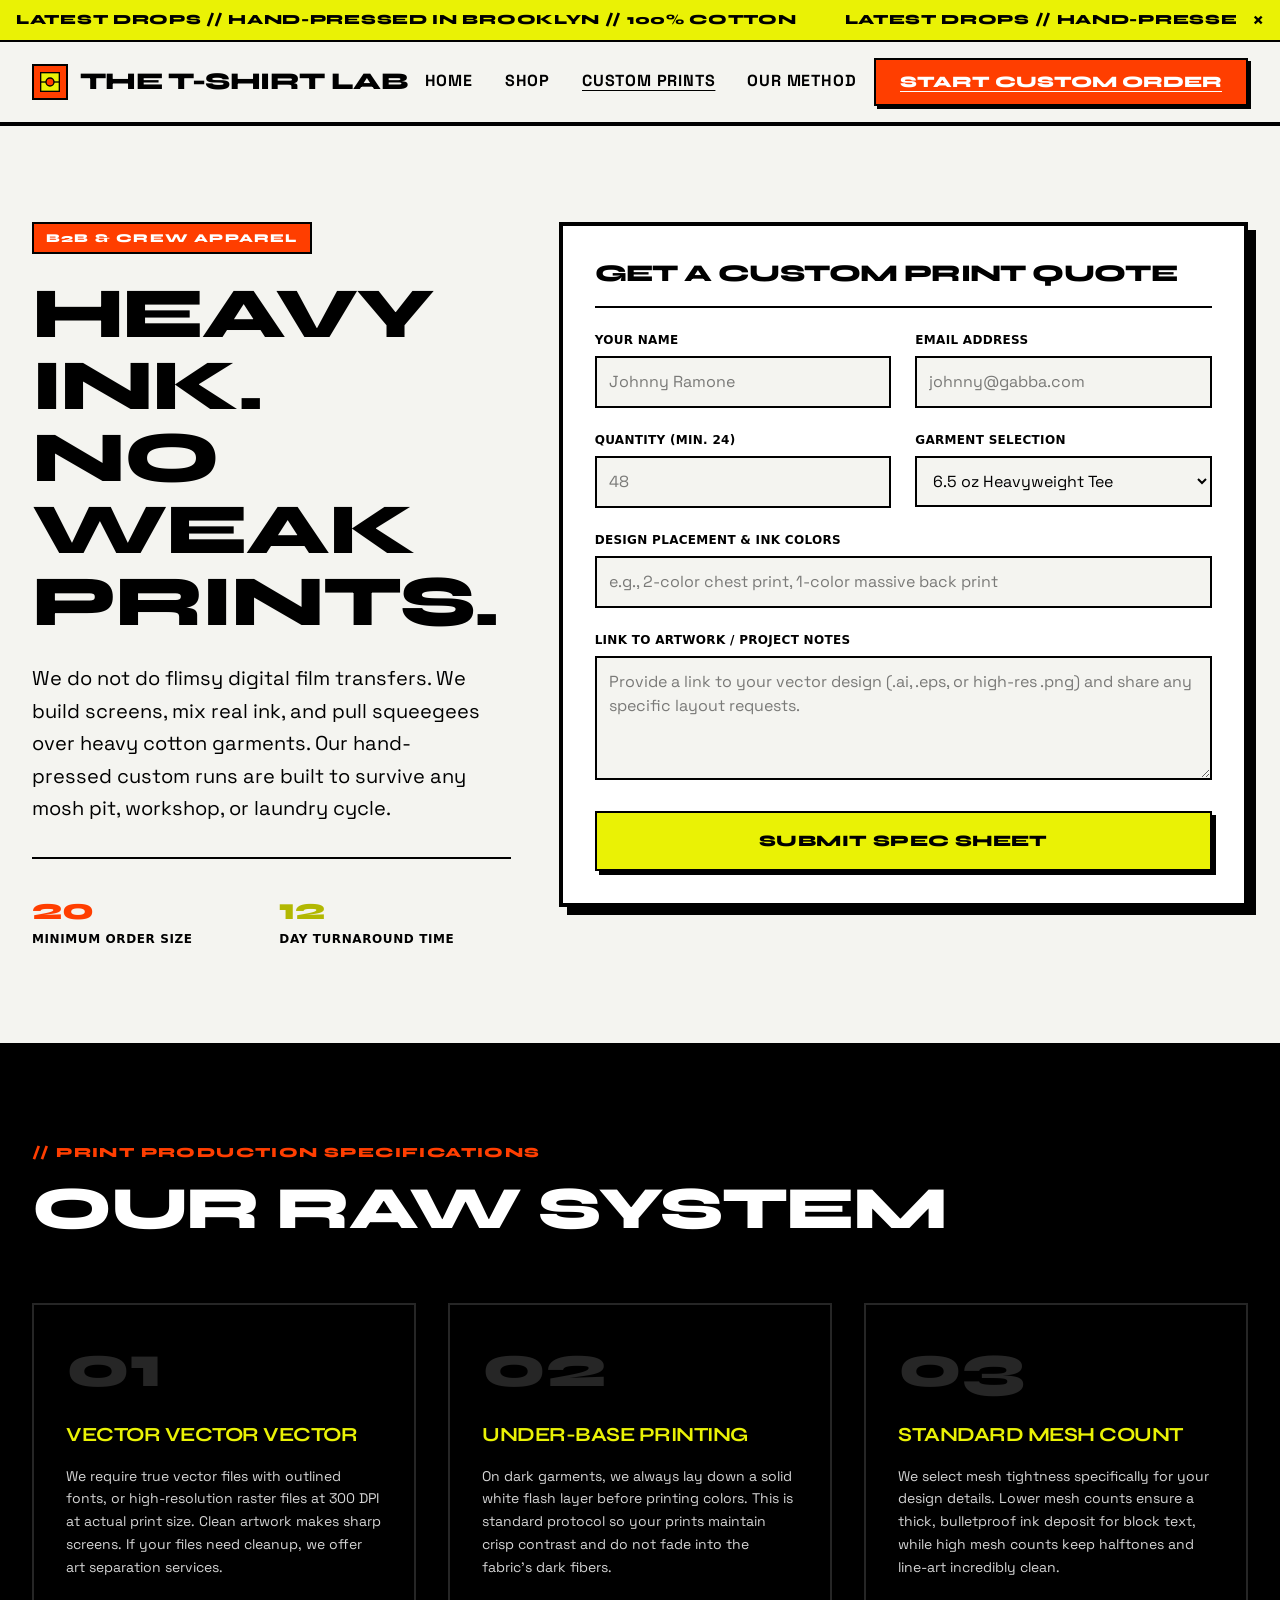
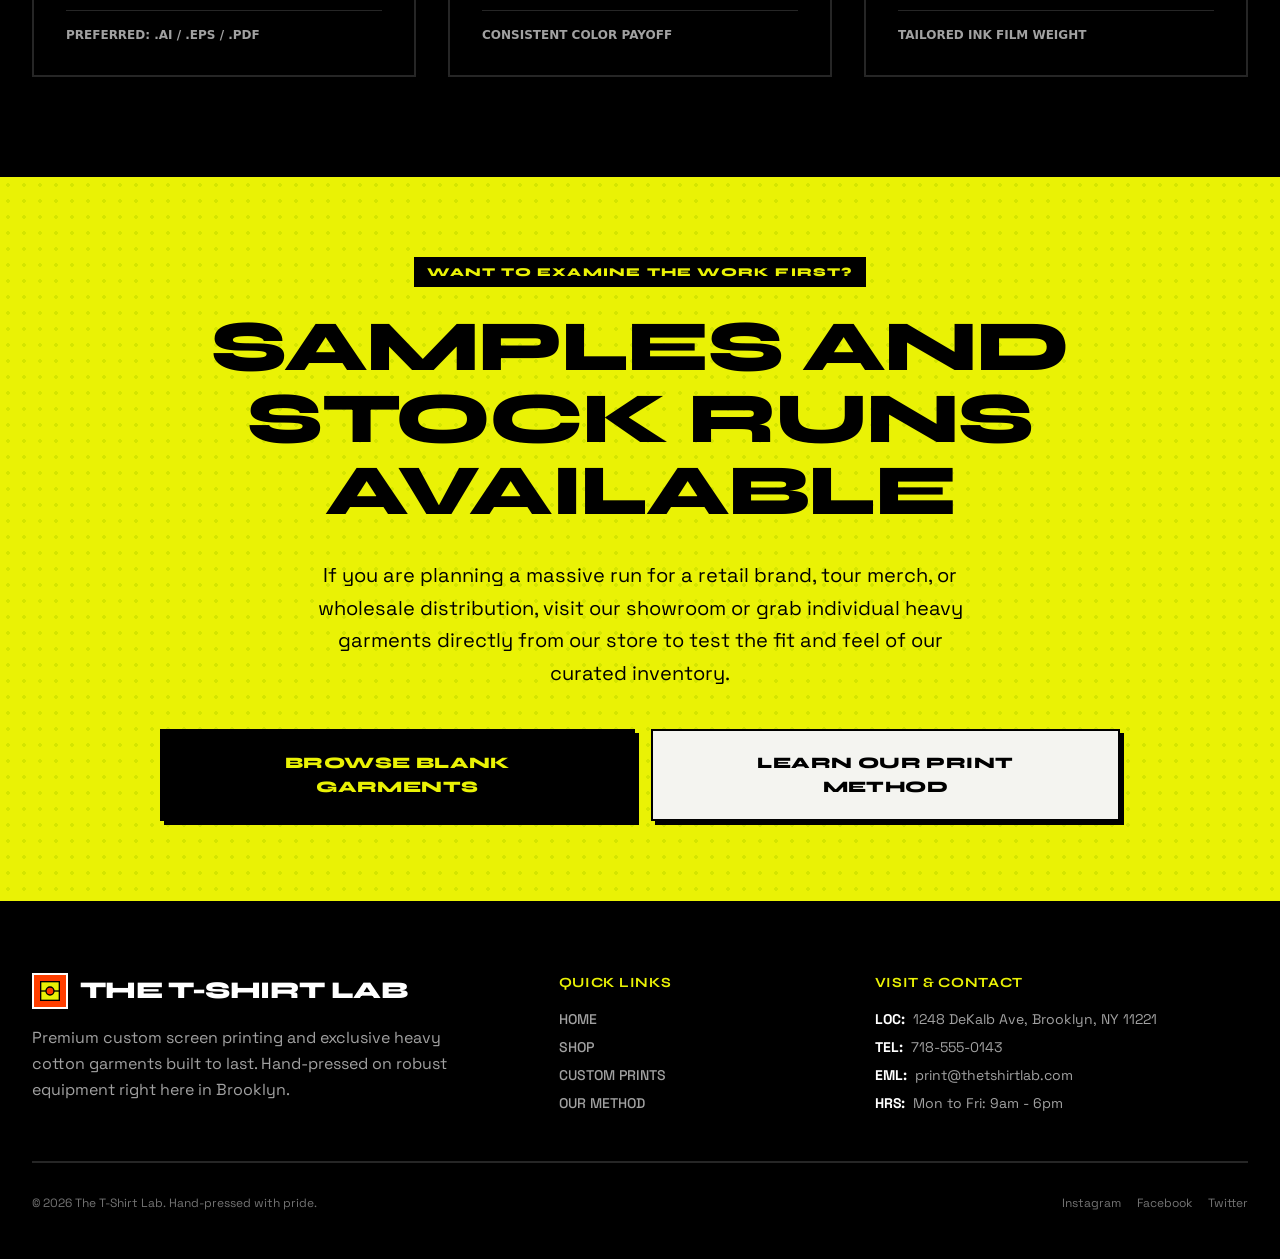
<file: custom.html>
<!DOCTYPE html>
<html lang="en">
<head>
<meta charset="utf-8">
<meta name="viewport" content="width=device-width, initial-scale=1">
<title>Custom Screen Printing &amp; Bulk Orders | The T-Shirt Lab</title>
<meta name="description" content="Submit your custom artwork for heavy-duty screen printing runs. Real plastisol ink, hand-pressed in Brooklyn with clear wholesale pricing and reliable turnaround.">
<link rel="canonical" href="https://t-shirt-lab-35b1.sites.tibly.ai/custom">
<meta property="og:type" content="website">
<meta property="og:url" content="https://t-shirt-lab-35b1.sites.tibly.ai/custom">
<meta property="og:site_name" content="The T-Shirt Lab">
<meta property="og:title" content="Custom Screen Printing &amp; Bulk Orders | The T-Shirt Lab">
<meta property="og:description" content="Submit your custom artwork for heavy-duty screen printing runs. Real plastisol ink, hand-pressed in Brooklyn with clear wholesale pricing and reliable turnaround.">
<meta name="twitter:card" content="summary_large_image">
<script type="application/ld+json" data-tibly-business>{"@context":"https://schema.org","@type":"Store","name":"The T-Shirt Lab","url":"https://t-shirt-lab-35b1.sites.tibly.ai/"}</script>
<link rel="icon" href="/favicon.svg" type="image/svg+xml">
<link rel="preconnect" href="https://fonts.googleapis.com">
<link rel="preconnect" href="https://fonts.gstatic.com" crossorigin>
<link href="https://fonts.googleapis.com/css2?family=Space+Grotesk:wght@400;500;700&family=Syne:wght@700;800&display=swap" rel="stylesheet">
<style>details[open] > *:not(summary){animation:tibly-acc .35s ease}@keyframes tibly-acc{from{opacity:0;transform:translateY(-4px)}}</style>
<style>@media (prefers-reduced-motion:no-preference){.tibly-fx{opacity:0;transform:translateY(24px);transition:opacity .7s ease,transform .7s ease}.tibly-fx.tibly-fx-in{opacity:1;transform:none}}</style>
<script>addEventListener('DOMContentLoaded',function(){if(!('IntersectionObserver' in window))return;var io=new IntersectionObserver(function(es){es.forEach(function(en){if(en.isIntersecting){en.target.classList.add('tibly-fx-in');io.unobserve(en.target)}})},{rootMargin:'0px 0px -8% 0px'});document.querySelectorAll('section[data-block] > *').forEach(function(el){var p=getComputedStyle(el).position;if(p==='absolute'||p==='fixed')return;if(el.getBoundingClientRect().top>innerHeight){el.classList.add('tibly-fx');io.observe(el)}})});</script>
<style>.tibly-ba{position:relative;overflow:hidden;--ba:50%;cursor:ew-resize;touch-action:pan-y;user-select:none;-webkit-user-select:none}.tibly-ba>img{display:block;width:100%;height:100%;object-fit:cover}.tibly-ba .tibly-ba-before{position:absolute;inset:0;clip-path:inset(0 calc(100% - var(--ba)) 0 0)}.tibly-ba .tibly-ba-before img{display:block;width:100%;height:100%;object-fit:cover}.tibly-ba::after{content:'';position:absolute;top:0;bottom:0;left:var(--ba);width:2px;margin-left:-1px;background:#fff;box-shadow:0 0 6px rgba(0,0,0,.55);pointer-events:none;z-index:1}.tibly-ba::before{content:'';position:absolute;top:50%;left:var(--ba);width:44px;height:44px;transform:translate(-50%,-50%);border-radius:9999px;background:rgba(0,0,0,.75) url("data:image/svg+xml,%3Csvg%20xmlns='http://www.w3.org/2000/svg'%20viewBox='0%200%2024%2024'%20fill='%23fff'%3E%3Cpath%20d='M9%206l-6%206%206%206zM15%206l6%206-6%206z'/%3E%3C/svg%3E") center/22px 22px no-repeat;border:2px solid #fff;box-shadow:0 2px 8px rgba(0,0,0,.4);pointer-events:none;z-index:1}.tibly-ba input[type=range]{position:absolute;inset:0;width:100%;height:100%;margin:0;opacity:0;pointer-events:none;-webkit-appearance:none;appearance:none;z-index:2}[data-lightbox]{cursor:zoom-in}.tibly-lb{position:fixed;inset:0;z-index:9999;background:rgba(0,0,0,.92);display:flex;align-items:center;justify-content:center;cursor:zoom-out;padding:24px}.tibly-lb img{max-width:100%;max-height:100%;object-fit:contain}</style>
<script>document.addEventListener('input',function(e){var t=e.target;if(!t||t.type!=='range')return;var c=t.closest&&t.closest('.tibly-ba');if(c)c.style.setProperty('--ba',t.value+'%')});document.addEventListener('pointerdown',function(e){var c=e.target.closest&&e.target.closest('.tibly-ba');if(!c||e.button>0)return;e.preventDefault();var inp=c.querySelector('input[type=range]');var set=function(x){var r=c.getBoundingClientRect();if(!r.width)return;var p=Math.max(0,Math.min(100,(x-r.left)*100/r.width));c.style.setProperty('--ba',p+'%');if(inp)inp.value=Math.round(p)};set(e.clientX);var mv=function(ev){set(ev.clientX)};var up=function(){document.removeEventListener('pointermove',mv);document.removeEventListener('pointerup',up);document.removeEventListener('pointercancel',up)};document.addEventListener('pointermove',mv);document.addEventListener('pointerup',up);document.addEventListener('pointercancel',up)});document.addEventListener('click',function(e){var im=e.target.closest&&e.target.closest('[data-lightbox]');if(!im||!(im.currentSrc||im.src))return;e.preventDefault();var o=document.createElement('div');o.className='tibly-lb';var big=document.createElement('img');big.src=im.currentSrc||im.src;big.alt=im.alt||'';o.appendChild(big);o.addEventListener('click',function(){o.remove()});document.addEventListener('keydown',function esc(ev){if(ev.key==='Escape'){o.remove();document.removeEventListener('keydown',esc)}});document.body.appendChild(o)});document.addEventListener('click',function(e){var x=e.target.closest&&e.target.closest('[data-announce-close]');if(!x)return;var b=x.closest('[data-announce]');if(b){b.style.display='none';try{sessionStorage.setItem('tibly-announce','1')}catch(_){}}});addEventListener('DOMContentLoaded',function(){try{if(sessionStorage.getItem('tibly-announce')==='1'){var b=document.querySelector('[data-announce]');if(b)b.style.display='none'}}catch(_){}if('IntersectionObserver' in window&&!matchMedia('(prefers-reduced-motion:reduce)').matches){var els=document.querySelectorAll('[data-count]');if(els.length){var io=new IntersectionObserver(function(es){es.forEach(function(en){if(!en.isIntersecting)return;io.unobserve(en.target);var el=en.target,s=el.textContent||'',m=s.match(/[\d,]*\d(?:\.\d+)?/);if(!m)return;var raw=m[0],num=parseFloat(raw.replace(/,/g,''));if(!isFinite(num))return;if(!el.getAttribute('data-count'))el.setAttribute('data-count',s);var pre=s.slice(0,m.index),post=s.slice(m.index+raw.length),grp=raw.indexOf(',')>=0,dec=(raw.split('.')[1]||'').length,t0=performance.now();requestAnimationFrame(function tick(now){var p=Math.min((now-t0)/1400,1);p=1-Math.pow(1-p,3);var v=(num*p).toFixed(dec);if(grp)v=Number(v).toLocaleString('en-US',{minimumFractionDigits:dec});el.textContent=pre+v+post;if(p<1)requestAnimationFrame(tick)})})},{rootMargin:'0px 0px -10% 0px'});els.forEach(function(el){io.observe(el)})}}var badge=document.querySelector('[data-tibly-open]');if(badge){var src=document.querySelector('[data-tibly-field="hours"]');var txt=(src&&src.textContent||'').toLowerCase();var days=['sun','mon','tue','wed','thu','fri','sat'];var toMin=function(h,mm,ap){h=+h;mm=+(mm||0);if(ap==='pm'&&h!==12)h+=12;if(ap==='am'&&h===12)h=0;return h*60+mm};var spans=[];var re=/(sun|mon|tue|wed|thu|fri|sat|daily|every ?day)[a-z]*\s*(?:[-\u2013\u2014]\s*(sun|mon|tue|wed|thu|fri|sat)[a-z]*)?\s*:?\s*(\d{1,2})(?::(\d{2}))?\s*(am|pm)?\s*[-\u2013\u2014]\s*(\d{1,2})(?::(\d{2}))?\s*(am|pm)?/g,mm;while((mm=re.exec(txt))){var d1=mm[1].slice(0,3),d2=mm[2],ap1=mm[5]||(mm[8]==='pm'&&+mm[3]<=+mm[6]?'am':mm[8]),o=toMin(mm[3],mm[4],ap1),c=toMin(mm[6],mm[7],mm[8]);var from=d1==='dai'||d1==='eve'?0:days.indexOf(d1),to=d2?days.indexOf(d2.slice(0,3)):(d1==='dai'||d1==='eve'?6:from);if(from<0)continue;for(var d=from;;d=(d+1)%7){spans.push([d,o,c]);if(d===to)break}}if(spans.length){var now=new Date(),cur=now.getDay(),min=now.getHours()*60+now.getMinutes();var open=spans.some(function(s){return s[0]===cur&&min>=s[1]&&min<s[2]});badge.textContent=open?(badge.getAttribute('data-open-text')||'Open now'):(badge.getAttribute('data-closed-text')||'Closed now');badge.setAttribute('data-state',open?'open':'closed');badge.hidden=false}}});</script>
<style>header a[aria-current="page"]:not(:has(img,svg)){text-decoration:underline;text-underline-offset:4px;text-decoration-thickness:1px}</style>
<style>#nav-open~[class*="peer-checked:"][class*="fixed"]{min-height:100vh;min-height:100dvh}@media (prefers-reduced-motion:no-preference){label[for="nav-open"] span{transition:transform .3s ease,opacity .2s ease}header:has(#nav-open:checked) label[for="nav-open"]:not([aria-label="Close" i]) span:not(:has(span)):nth-of-type(1){transform:translateY(8px) rotate(45deg)}header:has(#nav-open:checked) label[for="nav-open"]:not([aria-label="Close" i]) span:not(:has(span)):nth-of-type(2){opacity:0}header:has(#nav-open:checked) label[for="nav-open"]:not([aria-label="Close" i]) span:not(:has(span)):nth-of-type(3){transform:translateY(-8px) rotate(-45deg)}#nav-open:checked~[class*="peer-checked:"]{animation:tibly-nav-in .25s ease}#nav-open:checked~[class*="peer-checked:"] label[for="nav-open"]{display:inline-block;animation:tibly-x-in .35s ease}@keyframes tibly-nav-in{from{opacity:0;transform:translateY(10px)}}@keyframes tibly-x-in{from{opacity:0;transform:rotate(-90deg) scale(.6)}}}</style>
<link rel="stylesheet" href="/styles.css?v=e0349d34">
</head>
<body>
<!-- block:header -->
<header class="relative z-50 w-full border-b-4 border-ink bg-[#F4F4F0] text-ink font-body">
  <!-- Announcement / Signature Marquee Strip -->
  <div data-announce class="relative w-full overflow-hidden bg-brand-300 border-b-2 border-ink py-2.5">
    <div class="flex items-center justify-between px-4">
      <div class="overflow-hidden flex-1">
        <div class="animate-marquee font-display text-xs md:text-sm font-extrabold uppercase tracking-wider text-ink whitespace-nowrap">
          <span class="mr-12">LATEST DROPS // HAND-PRESSED IN BROOKLYN // 100% COTTON</span>
          <span class="mr-12">LATEST DROPS // HAND-PRESSED IN BROOKLYN // 100% COTTON</span>
          <span class="mr-12">LATEST DROPS // HAND-PRESSED IN BROOKLYN // 100% COTTON</span>
          <span class="mr-12">LATEST DROPS // HAND-PRESSED IN BROOKLYN // 100% COTTON</span>
        </div>
      </div>
      <button data-announce-close aria-label="Dismiss" class="ml-4 text-ink hover:text-accent-500 font-bold text-xl leading-none transition-colors">&times;</button>
    </div>
  </div>

  <input type="checkbox" id="nav-open" class="peer sr-only">

  <!-- Desktop & Base Header Row -->
  <div class="mx-auto max-w-7xl px-4 sm:px-6 lg:px-8">
    <div class="flex h-20 items-center justify-between">
      
      <!-- Brand Logo + Wordmark -->
      <a href="/" class="flex items-center gap-3 group focus:outline-none">
        <svg class="h-9 w-9 border-2 border-ink bg-accent-500 p-1 transition-transform group-hover:rotate-6" viewBox="0 0 36 36" fill="none" xmlns="http://www.w3.org/2000/svg">
          <rect x="4" y="4" width="28" height="28" fill="#EAF205" stroke="#000000" stroke-width="2"/>
          <path d="M4 18H32" stroke="#000000" stroke-width="2"/>
          <circle cx="18" cy="18" r="6" fill="#FF3E00" stroke="#000000" stroke-width="2"/>
        </svg>
        <span data-tibly-field="business-name" class="font-display text-xl md:text-2xl font-extrabold uppercase tracking-tight">The T-Shirt Lab</span>
      </a>

      <!-- Desktop Nav Links -->
      <nav class="hidden md:flex items-center gap-8">
        <a href="/" class="font-bold uppercase tracking-wider hover:text-accent-500 transition-colors py-2 border-b-2 border-transparent hover:border-ink">Home</a>
        <a href="/shop" class="font-bold uppercase tracking-wider hover:text-accent-500 transition-colors py-2 border-b-2 border-transparent hover:border-ink">Shop</a>
        <a href="/custom" class="font-bold uppercase tracking-wider hover:text-accent-500 transition-colors py-2 border-b-2 border-transparent hover:border-ink" aria-current="page">Custom Prints</a>
        <a href="/about" class="font-bold uppercase tracking-wider hover:text-accent-500 transition-colors py-2 border-b-2 border-transparent hover:border-ink">Our Method</a>
      </nav>

      <!-- Desktop CTA -->
      <div class="hidden md:block">
        <a href="/custom" class="inline-block bg-accent-500 text-surface border-2 border-ink font-display font-extrabold uppercase px-6 py-2.5 transition-transform hover:-translate-x-0.5 hover:-translate-y-0.5" style="box-shadow: 3px 3px 0px #000000;" aria-current="page">
          Start Custom Order
        </a>
      </div>

      <!-- Hamburger Trigger -->
      <label for="nav-open" class="md:hidden flex flex-col justify-between w-6 h-4 cursor-pointer" aria-label="Menu">
        <span class="w-full h-0.5 bg-ink"></span>
        <span class="w-full h-0.5 bg-ink"></span>
        <span class="w-full h-0.5 bg-ink"></span>
      </label>

    </div>
  </div>

  <!-- Mobile Full-Screen Overlay Panel -->
  <div class="hidden peer-checked:flex md:hidden fixed inset-0 z-50 flex-col bg-[#F4F4F0] p-6 border-b-4 border-ink">
    <div class="flex items-center justify-between mb-12">
      <!-- Brand Logo inside Mobile Menu -->
      <div class="flex items-center gap-3">
        <svg class="h-9 w-9 border-2 border-ink bg-accent-500 p-1" viewBox="0 0 36 36" fill="none" xmlns="http://www.w3.org/2000/svg">
          <rect x="4" y="4" width="28" height="28" fill="#EAF205" stroke="#000000" stroke-width="2"/>
          <path d="M4 18H32" stroke="#000000" stroke-width="2"/>
          <circle cx="18" cy="18" r="6" fill="#FF3E00" stroke="#000000" stroke-width="2"/>
        </svg>
        <span data-tibly-field="business-name" class="font-display text-xl font-extrabold uppercase tracking-tight">The T-Shirt Lab</span>
      </div>
      <!-- Close Button -->
      <label for="nav-open" aria-label="Close" class="cursor-pointer text-4xl leading-none text-ink hover:text-accent-500 transition-colors">&times;</label>
    </div>

    <!-- Navigation List Stacked -->
    <nav class="flex flex-col gap-6 text-left my-auto">
      <a href="/" class="font-display text-4xl font-black uppercase tracking-tight hover:text-accent-500 transition-colors">Home</a>
      <a href="/shop" class="font-display text-4xl font-black uppercase tracking-tight hover:text-accent-500 transition-colors">Shop</a>
      <a href="/custom" class="font-display text-4xl font-black uppercase tracking-tight hover:text-accent-500 transition-colors" aria-current="page">Custom Prints</a>
      <a href="/about" class="font-display text-4xl font-black uppercase tracking-tight hover:text-accent-500 transition-colors">Our Method</a>
    </nav>

    <!-- Mobile Menu CTA -->
    <div class="mt-auto pt-8">
      <a href="/custom" class="w-full text-center block bg-accent-500 text-surface border-2 border-ink font-display font-extrabold uppercase py-4 transition-transform" style="box-shadow: 4px 4px 0px #000000;" aria-current="page">
        Start Custom Order
      </a>
    </div>
  </div>
</header>
<!-- /block:header -->
<!-- block:bordered-grid -->
<section class="relative bg-[#F4F4F0] text-ink py-16 md:py-24 border-b-4 border-ink" data-block="bordered-grid">
  <div class="mx-auto max-w-7xl px-4 sm:px-6 lg:px-8">
    <div class="grid grid-cols-1 lg:grid-cols-12 gap-8 lg:gap-12">
      
      <!-- Left Column: Intro & Lead copy -->
      <div class="lg:col-span-5 flex flex-col justify-between">
        <div>
          <div class="inline-block bg-accent-500 text-surface font-display text-xs font-black uppercase tracking-widest px-3 py-1.5 border-2 border-ink mb-6">
            B2B &amp; CREW APPAREL
          </div>
          <h1 class="font-display text-5xl md:text-7xl font-black uppercase leading-none tracking-tight text-ink mb-6">
            HEAVY INK.<br>
            NO WEAK<br>
            PRINTS.
          </h1>
          <p class="font-body text-lg md:text-xl text-ink max-w-md leading-relaxed mb-8">
            We do not do flimsy digital film transfers. We build screens, mix real ink, and pull squeegees over heavy cotton garments. Our hand-pressed custom runs are built to survive any mosh pit, workshop, or laundry cycle.
          </p>
        </div>
        
        <!-- Quick stats list -->
        <div class="grid grid-cols-2 gap-4 border-t-2 border-ink pt-8">
          <div>
            <span class="block font-display text-3xl font-extrabold text-accent-500" data-count>24</span>
            <span class="block text-xs font-bold uppercase tracking-wider text-ink mt-1">Minimum Order Size</span>
          </div>
          <div>
            <span class="block font-display text-3xl font-extrabold text-brand-500" data-count>14</span>
            <span class="block text-xs font-bold uppercase tracking-wider text-ink mt-1">Day Turnaround Time</span>
          </div>
        </div>
      </div>

      <!-- Right Column: Raw Form Card -->
      <div class="lg:col-span-7">
        <div class="bg-surface border-4 border-ink p-6 md:p-8 relative" style="box-shadow: 8px 8px 0px 0px #000000;">
          <h2 class="font-display text-2xl font-black uppercase tracking-tight text-ink mb-6 pb-4 border-b-2 border-ink">
            Get A Custom Print Quote
          </h2>
          
          <form method="POST" action="/api/public/site-forms" class="space-y-6">
            <input type="hidden" name="_page" value="/custom">
            <input type="text" name="_gotcha" class="hidden" tabindex="-1" autocomplete="off" aria-hidden="true">

            <div class="grid grid-cols-1 md:grid-cols-2 gap-6">
              <div>
                <label class="block text-xs font-bold uppercase tracking-wide mb-2 text-ink">Your Name</label>
                <input type="text" name="name" required class="w-full bg-[#F4F4F0] border-2 border-ink p-3 font-body focus:bg-white focus:outline-none focus:ring-2 focus:ring-accent-500" placeholder="Johnny Ramone">
              </div>
              <div>
                <label class="block text-xs font-bold uppercase tracking-wide mb-2 text-ink">Email Address</label>
                <input type="email" name="email" required class="w-full bg-[#F4F4F0] border-2 border-ink p-3 font-body focus:bg-white focus:outline-none focus:ring-2 focus:ring-accent-500" placeholder="johnny@gabba.com">
              </div>
            </div>

            <div class="grid grid-cols-1 md:grid-cols-2 gap-6">
              <div>
                <label class="block text-xs font-bold uppercase tracking-wide mb-2 text-ink">Quantity (Min. 24)</label>
                <input type="number" name="quantity" min="24" required class="w-full bg-[#F4F4F0] border-2 border-ink p-3 font-body focus:bg-white focus:outline-none focus:ring-2 focus:ring-accent-500" placeholder="48">
              </div>
              <div>
                <label class="block text-xs font-bold uppercase tracking-wide mb-2 text-ink">Garment Selection</label>
                <select name="garment-type" class="w-full bg-[#F4F4F0] border-2 border-ink p-3 font-body focus:bg-white focus:outline-none focus:ring-2 focus:ring-accent-500">
                  <option value="heavyweight-tee">6.5 oz Heavyweight Tee</option>
                  <option value="classic-tee">5.3 oz Classic Tee</option>
                  <option value="heavyweight-hoodie">10 oz Pullover Hoodie</option>
                  <option value="canvas-bag">12 oz Heavy Canvas Tote</option>
                </select>
              </div>
            </div>

            <div>
              <label class="block text-xs font-bold uppercase tracking-wide mb-2 text-ink">Design Placement &amp; Ink Colors</label>
              <input type="text" name="placement" required class="w-full bg-[#F4F4F0] border-2 border-ink p-3 font-body focus:bg-white focus:outline-none focus:ring-2 focus:ring-accent-500" placeholder="e.g., 2-color chest print, 1-color massive back print">
            </div>

            <div>
              <label class="block text-xs font-bold uppercase tracking-wide mb-2 text-ink">Link to Artwork / Project Notes</label>
              <textarea name="message" rows="4" required class="w-full bg-[#F4F4F0] border-2 border-ink p-3 font-body focus:bg-white focus:outline-none focus:ring-2 focus:ring-accent-500" placeholder="Provide a link to your vector design (.ai, .eps, or high-res .png) and share any specific layout requests."></textarea>
            </div>

            <button type="submit" class="btn w-full text-center py-4 bg-brand-300 border-2 border-ink hover:bg-brand-400 cursor-pointer">
              Submit Spec Sheet
            </button>
          </form>
        </div>
      </div>

    </div>
  </div>
</section>
<!-- /block:bordered-grid -->
<!-- block:big-list -->
<section class="bg-ink text-surface py-16 md:py-24 border-b-4 border-ink" data-block="big-list">
  <div class="mx-auto max-w-7xl px-4 sm:px-6 lg:px-8">
    <div class="mb-16">
      <span class="text-accent-500 font-display text-sm font-black uppercase tracking-widest block mb-4">// PRINT PRODUCTION SPECIFICATIONS</span>
      <h2 class="font-display text-4xl md:text-6xl font-black uppercase leading-none tracking-tight">
        OUR RAW SYSTEM
      </h2>
    </div>

    <div class="grid grid-cols-1 md:grid-cols-3 gap-8">
      
      <!-- Step 01 -->
      <div class="border-2 border-neutral-800 p-8 flex flex-col justify-between hover:border-brand-300 transition-colors">
        <div>
          <span class="font-display text-6xl font-black text-neutral-800 block mb-6 select-none">01</span>
          <h3 class="font-display text-xl font-bold uppercase tracking-tight text-brand-300 mb-4">Vector Vector Vector</h3>
          <p class="font-body text-sm text-neutral-300 leading-relaxed">
            We require true vector files with outlined fonts, or high-resolution raster files at 300 DPI at actual print size. Clean artwork makes sharp screens. If your files need cleanup, we offer art separation services.
          </p>
        </div>
        <div class="mt-8 pt-4 border-t border-neutral-800 text-xs font-bold uppercase text-neutral-400">
          Preferred: .AI / .EPS / .PDF
        </div>
      </div>

      <!-- Step 02 -->
      <div class="border-2 border-neutral-800 p-8 flex flex-col justify-between hover:border-brand-300 transition-colors">
        <div>
          <span class="font-display text-6xl font-black text-neutral-800 block mb-6 select-none">02</span>
          <h3 class="font-display text-xl font-bold uppercase tracking-tight text-brand-300 mb-4">Under-base Printing</h3>
          <p class="font-body text-sm text-neutral-300 leading-relaxed">
            On dark garments, we always lay down a solid white flash layer before printing colors. This is standard protocol so your prints maintain crisp contrast and do not fade into the fabric's dark fibers.
          </p>
        </div>
        <div class="mt-8 pt-4 border-t border-neutral-800 text-xs font-bold uppercase text-neutral-400">
          Consistent Color Payoff
        </div>
      </div>

      <!-- Step 03 -->
      <div class="border-2 border-neutral-800 p-8 flex flex-col justify-between hover:border-brand-300 transition-colors">
        <div>
          <span class="font-display text-6xl font-black text-neutral-800 block mb-6 select-none">03</span>
          <h3 class="font-display text-xl font-bold uppercase tracking-tight text-brand-300 mb-4">Standard Mesh Count</h3>
          <p class="font-body text-sm text-neutral-300 leading-relaxed">
            We select mesh tightness specifically for your design details. Lower mesh counts ensure a thick, bulletproof ink deposit for block text, while high mesh counts keep halftones and line-art incredibly clean.
          </p>
        </div>
        <div class="mt-8 pt-4 border-t border-neutral-800 text-xs font-bold uppercase text-neutral-400">
          Tailored Ink Film Weight
        </div>
      </div>

    </div>
  </div>
</section>
<!-- /block:big-list -->
<!-- block:blunt-cta -->
<section class="relative bg-brand-300 text-ink py-20 border-b-4 border-ink overflow-hidden" data-block="blunt-cta">
  
  <!-- Subtle offset grid decoration pattern on background -->
  <div class="absolute inset-0 pointer-events-none opacity-5 mix-blend-overlay bg-[radial-gradient(#000000_15%,transparent_15%)] [background-size:16px_16px]"></div>

  <div class="relative mx-auto max-w-5xl px-4 sm:px-6 lg:px-8 text-center">
    <span class="font-display text-xs font-black uppercase tracking-widest bg-ink text-brand-300 px-3 py-1.5 border border-ink inline-block mb-6">
      WANT TO EXAMINE THE WORK FIRST?
    </span>
    
    <h2 class="font-display text-4xl md:text-6xl lg:text-7xl font-black uppercase leading-none tracking-tight mb-8">
      SAMPLES AND STOCK RUNS<br>AVAILABLE
    </h2>
    
    <p class="font-body text-lg md:text-xl text-ink max-w-2xl mx-auto mb-10 leading-relaxed">
      If you are planning a massive run for a retail brand, tour merch, or wholesale distribution, visit our showroom or grab individual heavy garments directly from our store to test the fit and feel of our curated inventory.
    </p>

    <div class="flex flex-col sm:flex-row items-center justify-center gap-4">
      <a href="/shop" class="btn w-full sm:w-auto text-center px-10 py-5 bg-ink text-brand-300 border-2 border-ink hover:text-white transition-colors">
        Browse Blank Garments
      </a>
      <a href="/about" class="btn-secondary w-full sm:w-auto text-center px-10 py-5 bg-[#F4F4F0] text-ink border-2 border-ink">
        Learn Our Print Method
      </a>
    </div>
  </div>
</section>
<!-- /block:blunt-cta -->
<!-- block:footer -->
<footer class="w-full bg-[#000000] text-surface font-body border-t-4 border-ink pb-24 md:pb-12 pt-16">
  <div class="mx-auto max-w-7xl px-4 sm:px-6 lg:px-8">
    <div class="grid grid-cols-1 md:grid-cols-12 gap-12 border-b-2 border-neutral-800 pb-12">
      
      <!-- Brand column -->
      <div class="md:col-span-5 flex flex-col gap-4">
        <a href="/" class="flex items-center gap-3 group w-max">
          <svg class="h-9 w-9 border-2 border-surface bg-accent-500 p-1 transition-transform group-hover:rotate-6" viewBox="0 0 36 36" fill="none" xmlns="http://www.w3.org/2000/svg">
            <rect x="4" y="4" width="28" height="28" fill="#EAF205" stroke="#000000" stroke-width="2"/>
            <path d="M4 18H32" stroke="#000000" stroke-width="2"/>
            <circle cx="18" cy="18" r="6" fill="#FF3E00" stroke="#000000" stroke-width="2"/>
          </svg>
          <span data-tibly-field="business-name" class="font-display text-2xl font-black uppercase tracking-tight text-surface">The T-Shirt Lab</span>
        </a>
        <p class="text-neutral-400 max-w-md text-sm md:text-base leading-relaxed">
          Premium custom screen printing and exclusive heavy cotton garments built to last. Hand-pressed on robust equipment right here in Brooklyn.
        </p>
      </div>

      <!-- Links column -->
      <div class="md:col-span-3 flex flex-col gap-4">
        <h4 class="font-display text-sm font-bold uppercase tracking-wider text-brand-300">Quick Links</h4>
        <nav class="flex flex-col gap-2">
          <a href="/" class="text-neutral-400 hover:text-surface transition-colors text-sm uppercase font-medium">Home</a>
          <a href="/shop" class="text-neutral-400 hover:text-surface transition-colors text-sm uppercase font-medium">Shop</a>
          <a href="/custom" class="text-neutral-400 hover:text-surface transition-colors text-sm uppercase font-medium">Custom Prints</a>
          <a href="/about" class="text-neutral-400 hover:text-surface transition-colors text-sm uppercase font-medium">Our Method</a>
        </nav>
      </div>

      <!-- Contact details column -->
      <div class="md:col-span-4 flex flex-col gap-4">
        <h4 class="font-display text-sm font-bold uppercase tracking-wider text-brand-300">Visit &amp; Contact</h4>
        <div class="flex flex-col gap-2 text-sm text-neutral-400">
          <p class="flex items-start gap-2">
            <span class="font-bold text-surface">LOC:</span>
            <span data-tibly-field="address" class="block">1248 DeKalb Ave, Brooklyn, NY 11221</span>
          </p>
          <p class="flex items-start gap-2">
            <span class="font-bold text-surface">TEL:</span>
            <a href="tel:718-555-0143" data-tibly-field="phone" class="hover:text-surface transition-colors">718-555-0143</a>
          </p>
          <p class="flex items-start gap-2">
            <span class="font-bold text-surface">EML:</span>
            <a href="mailto:print@thetshirtlab.com" data-tibly-field="email" class="hover:text-surface transition-colors">print@thetshirtlab.com</a>
          </p>
          <p class="flex items-start gap-2">
            <span class="font-bold text-surface">HRS:</span>
            <span data-tibly-field="hours" class="block">Mon to Fri: 9am - 6pm</span>
          </p>
        </div>
      </div>

    </div>

    <!-- Bottom sub-footer row -->
    <div class="flex flex-col md:flex-row items-center justify-between gap-6 pt-8 text-xs text-neutral-500">
      <p>&copy; 2026 <span data-tibly-field="business-name">The T-Shirt Lab</span>. Hand-pressed with pride.</p>
      <div data-tibly-field="links" class="flex gap-4">
        <a href="https://instagram.com" class="hover:text-surface transition-colors">Instagram</a>
        <a href="https://facebook.com" class="hover:text-surface transition-colors">Facebook</a>
        <a href="https://twitter.com" class="hover:text-surface transition-colors">Twitter</a>
      </div>
    </div>
  </div>

  <!-- Sticky Mobile Call Bar (Visible only on mobile) -->
  <div class="md:hidden fixed bottom-0 inset-x-0 z-40 bg-ink p-3 border-t-2 border-brand-300 flex items-center justify-center">
    <a href="tel:718-555-0143" data-tibly-field="phone" class="w-full text-center bg-brand-300 text-ink border border-ink font-display font-black uppercase py-3 tracking-wide active:bg-brand-400">
      Call the Press Room
    </a>
  </div>
</footer>
<!-- /block:footer -->
  <script async src="https://api.tibly.ai/widget/v1.js"></script>
</body>
</html>
</file>
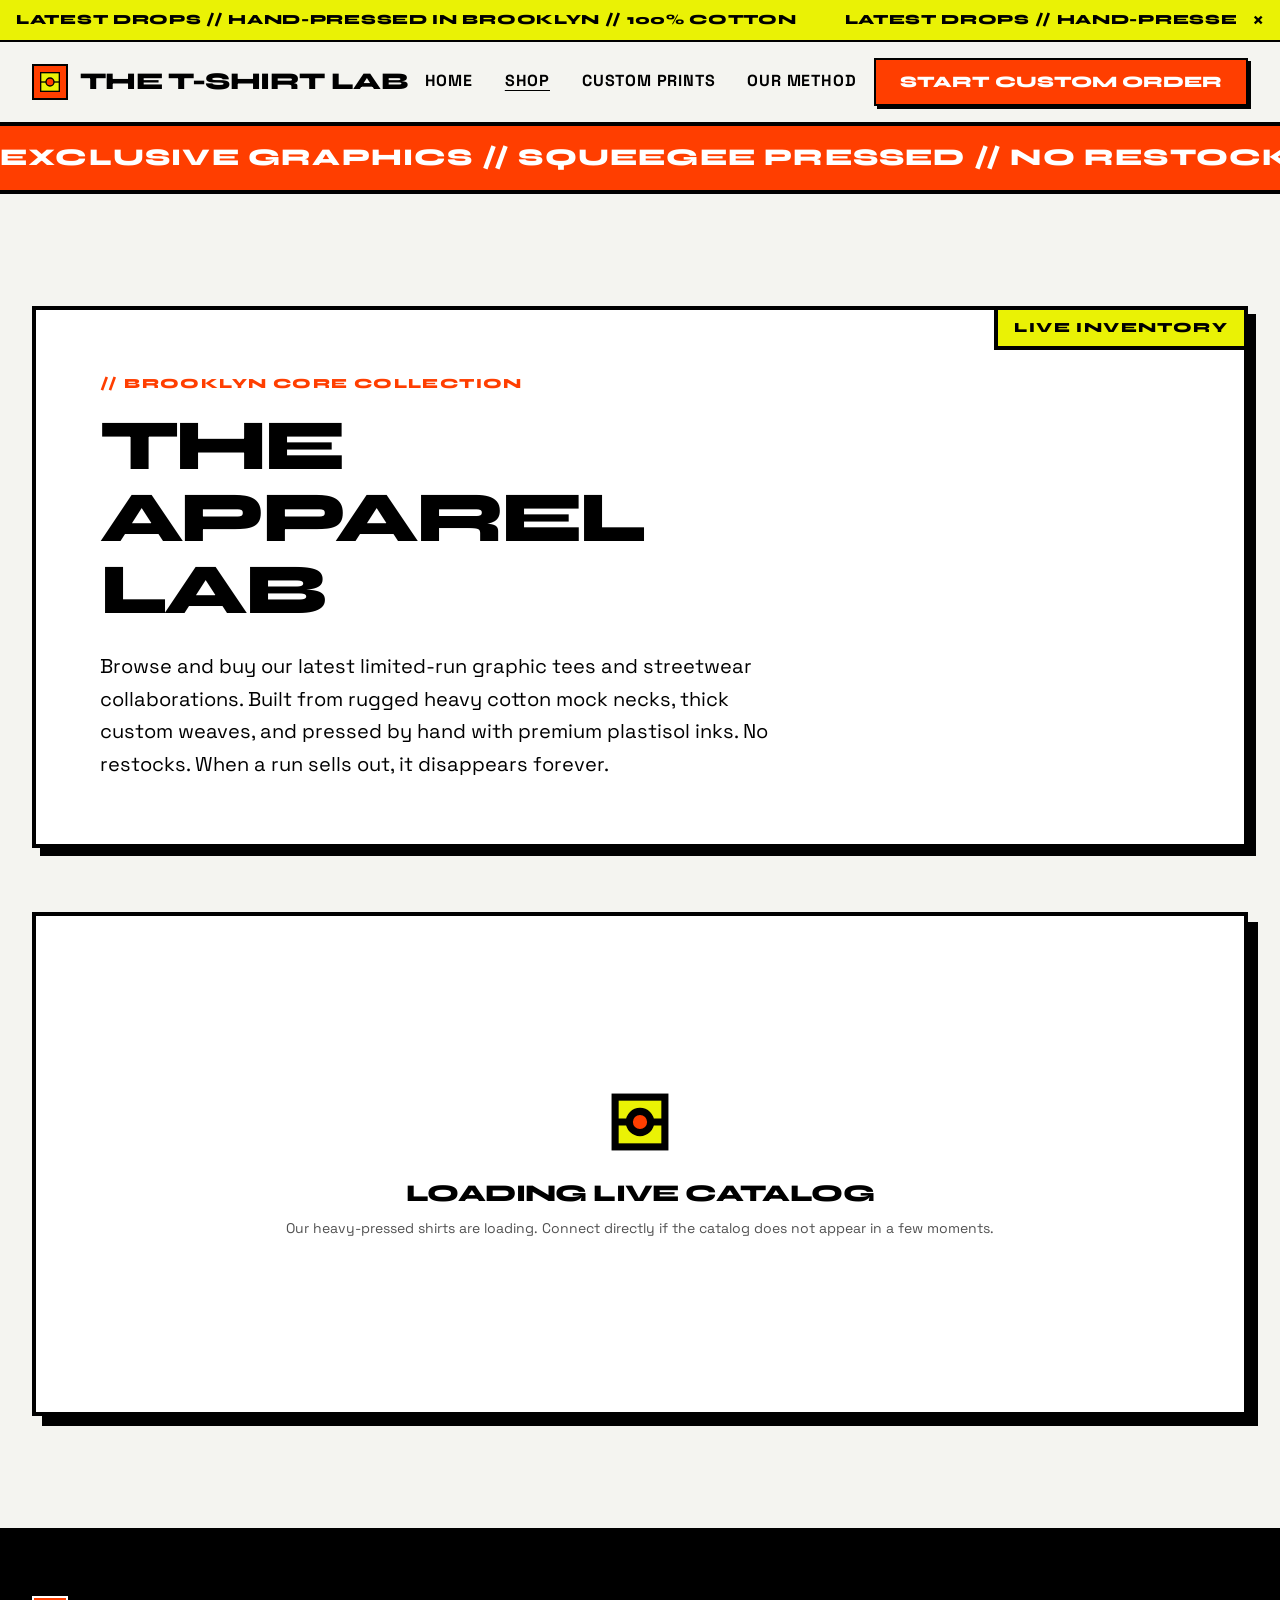
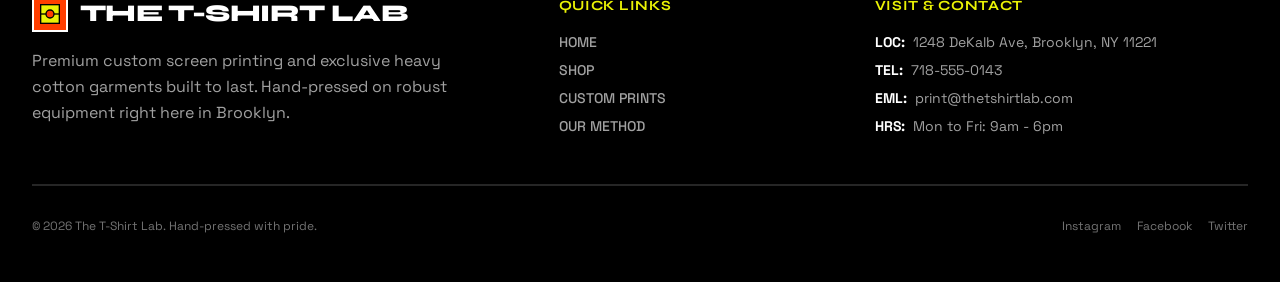
<file: shop.html>
<!DOCTYPE html>
<html lang="en">
<head>
<meta charset="utf-8">
<meta name="viewport" content="width=device-width, initial-scale=1">
<title>Shop Limited Drops | The T-Shirt Lab</title>
<meta name="description" content="Browse and buy our latest limited-run graphic tees, heavy cotton garments, and exclusive street collaborations. Hand-pressed in Brooklyn.">
<link rel="canonical" href="https://t-shirt-lab-35b1.sites.tibly.ai/shop">
<meta property="og:type" content="website">
<meta property="og:url" content="https://t-shirt-lab-35b1.sites.tibly.ai/shop">
<meta property="og:site_name" content="The T-Shirt Lab">
<meta property="og:title" content="Shop Limited Drops | The T-Shirt Lab">
<meta property="og:description" content="Browse and buy our latest limited-run graphic tees, heavy cotton garments, and exclusive street collaborations. Hand-pressed in Brooklyn.">
<meta name="twitter:card" content="summary_large_image">
<script type="application/ld+json" data-tibly-business>{"@context":"https://schema.org","@type":"Store","name":"The T-Shirt Lab","url":"https://t-shirt-lab-35b1.sites.tibly.ai/"}</script>
<link rel="icon" href="/favicon.svg" type="image/svg+xml">
<link rel="preconnect" href="https://fonts.googleapis.com">
<link rel="preconnect" href="https://fonts.gstatic.com" crossorigin>
<link href="https://fonts.googleapis.com/css2?family=Space+Grotesk:wght@400;500;700&family=Syne:wght@700;800&display=swap" rel="stylesheet">
<style>details[open] > *:not(summary){animation:tibly-acc .35s ease}@keyframes tibly-acc{from{opacity:0;transform:translateY(-4px)}}</style>
<style>@media (prefers-reduced-motion:no-preference){.tibly-fx{opacity:0;transform:translateY(24px);transition:opacity .7s ease,transform .7s ease}.tibly-fx.tibly-fx-in{opacity:1;transform:none}}</style>
<script>addEventListener('DOMContentLoaded',function(){if(!('IntersectionObserver' in window))return;var io=new IntersectionObserver(function(es){es.forEach(function(en){if(en.isIntersecting){en.target.classList.add('tibly-fx-in');io.unobserve(en.target)}})},{rootMargin:'0px 0px -8% 0px'});document.querySelectorAll('section[data-block] > *').forEach(function(el){var p=getComputedStyle(el).position;if(p==='absolute'||p==='fixed')return;if(el.getBoundingClientRect().top>innerHeight){el.classList.add('tibly-fx');io.observe(el)}})});</script>
<style>.tibly-ba{position:relative;overflow:hidden;--ba:50%;cursor:ew-resize;touch-action:pan-y;user-select:none;-webkit-user-select:none}.tibly-ba>img{display:block;width:100%;height:100%;object-fit:cover}.tibly-ba .tibly-ba-before{position:absolute;inset:0;clip-path:inset(0 calc(100% - var(--ba)) 0 0)}.tibly-ba .tibly-ba-before img{display:block;width:100%;height:100%;object-fit:cover}.tibly-ba::after{content:'';position:absolute;top:0;bottom:0;left:var(--ba);width:2px;margin-left:-1px;background:#fff;box-shadow:0 0 6px rgba(0,0,0,.55);pointer-events:none;z-index:1}.tibly-ba::before{content:'';position:absolute;top:50%;left:var(--ba);width:44px;height:44px;transform:translate(-50%,-50%);border-radius:9999px;background:rgba(0,0,0,.75) url("data:image/svg+xml,%3Csvg%20xmlns='http://www.w3.org/2000/svg'%20viewBox='0%200%2024%2024'%20fill='%23fff'%3E%3Cpath%20d='M9%206l-6%206%206%206zM15%206l6%206-6%206z'/%3E%3C/svg%3E") center/22px 22px no-repeat;border:2px solid #fff;box-shadow:0 2px 8px rgba(0,0,0,.4);pointer-events:none;z-index:1}.tibly-ba input[type=range]{position:absolute;inset:0;width:100%;height:100%;margin:0;opacity:0;pointer-events:none;-webkit-appearance:none;appearance:none;z-index:2}[data-lightbox]{cursor:zoom-in}.tibly-lb{position:fixed;inset:0;z-index:9999;background:rgba(0,0,0,.92);display:flex;align-items:center;justify-content:center;cursor:zoom-out;padding:24px}.tibly-lb img{max-width:100%;max-height:100%;object-fit:contain}</style>
<script>document.addEventListener('input',function(e){var t=e.target;if(!t||t.type!=='range')return;var c=t.closest&&t.closest('.tibly-ba');if(c)c.style.setProperty('--ba',t.value+'%')});document.addEventListener('pointerdown',function(e){var c=e.target.closest&&e.target.closest('.tibly-ba');if(!c||e.button>0)return;e.preventDefault();var inp=c.querySelector('input[type=range]');var set=function(x){var r=c.getBoundingClientRect();if(!r.width)return;var p=Math.max(0,Math.min(100,(x-r.left)*100/r.width));c.style.setProperty('--ba',p+'%');if(inp)inp.value=Math.round(p)};set(e.clientX);var mv=function(ev){set(ev.clientX)};var up=function(){document.removeEventListener('pointermove',mv);document.removeEventListener('pointerup',up);document.removeEventListener('pointercancel',up)};document.addEventListener('pointermove',mv);document.addEventListener('pointerup',up);document.addEventListener('pointercancel',up)});document.addEventListener('click',function(e){var im=e.target.closest&&e.target.closest('[data-lightbox]');if(!im||!(im.currentSrc||im.src))return;e.preventDefault();var o=document.createElement('div');o.className='tibly-lb';var big=document.createElement('img');big.src=im.currentSrc||im.src;big.alt=im.alt||'';o.appendChild(big);o.addEventListener('click',function(){o.remove()});document.addEventListener('keydown',function esc(ev){if(ev.key==='Escape'){o.remove();document.removeEventListener('keydown',esc)}});document.body.appendChild(o)});document.addEventListener('click',function(e){var x=e.target.closest&&e.target.closest('[data-announce-close]');if(!x)return;var b=x.closest('[data-announce]');if(b){b.style.display='none';try{sessionStorage.setItem('tibly-announce','1')}catch(_){}}});addEventListener('DOMContentLoaded',function(){try{if(sessionStorage.getItem('tibly-announce')==='1'){var b=document.querySelector('[data-announce]');if(b)b.style.display='none'}}catch(_){}if('IntersectionObserver' in window&&!matchMedia('(prefers-reduced-motion:reduce)').matches){var els=document.querySelectorAll('[data-count]');if(els.length){var io=new IntersectionObserver(function(es){es.forEach(function(en){if(!en.isIntersecting)return;io.unobserve(en.target);var el=en.target,s=el.textContent||'',m=s.match(/[\d,]*\d(?:\.\d+)?/);if(!m)return;var raw=m[0],num=parseFloat(raw.replace(/,/g,''));if(!isFinite(num))return;if(!el.getAttribute('data-count'))el.setAttribute('data-count',s);var pre=s.slice(0,m.index),post=s.slice(m.index+raw.length),grp=raw.indexOf(',')>=0,dec=(raw.split('.')[1]||'').length,t0=performance.now();requestAnimationFrame(function tick(now){var p=Math.min((now-t0)/1400,1);p=1-Math.pow(1-p,3);var v=(num*p).toFixed(dec);if(grp)v=Number(v).toLocaleString('en-US',{minimumFractionDigits:dec});el.textContent=pre+v+post;if(p<1)requestAnimationFrame(tick)})})},{rootMargin:'0px 0px -10% 0px'});els.forEach(function(el){io.observe(el)})}}var badge=document.querySelector('[data-tibly-open]');if(badge){var src=document.querySelector('[data-tibly-field="hours"]');var txt=(src&&src.textContent||'').toLowerCase();var days=['sun','mon','tue','wed','thu','fri','sat'];var toMin=function(h,mm,ap){h=+h;mm=+(mm||0);if(ap==='pm'&&h!==12)h+=12;if(ap==='am'&&h===12)h=0;return h*60+mm};var spans=[];var re=/(sun|mon|tue|wed|thu|fri|sat|daily|every ?day)[a-z]*\s*(?:[-\u2013\u2014]\s*(sun|mon|tue|wed|thu|fri|sat)[a-z]*)?\s*:?\s*(\d{1,2})(?::(\d{2}))?\s*(am|pm)?\s*[-\u2013\u2014]\s*(\d{1,2})(?::(\d{2}))?\s*(am|pm)?/g,mm;while((mm=re.exec(txt))){var d1=mm[1].slice(0,3),d2=mm[2],ap1=mm[5]||(mm[8]==='pm'&&+mm[3]<=+mm[6]?'am':mm[8]),o=toMin(mm[3],mm[4],ap1),c=toMin(mm[6],mm[7],mm[8]);var from=d1==='dai'||d1==='eve'?0:days.indexOf(d1),to=d2?days.indexOf(d2.slice(0,3)):(d1==='dai'||d1==='eve'?6:from);if(from<0)continue;for(var d=from;;d=(d+1)%7){spans.push([d,o,c]);if(d===to)break}}if(spans.length){var now=new Date(),cur=now.getDay(),min=now.getHours()*60+now.getMinutes();var open=spans.some(function(s){return s[0]===cur&&min>=s[1]&&min<s[2]});badge.textContent=open?(badge.getAttribute('data-open-text')||'Open now'):(badge.getAttribute('data-closed-text')||'Closed now');badge.setAttribute('data-state',open?'open':'closed');badge.hidden=false}}});</script>
<style>header a[aria-current="page"]:not(:has(img,svg)){text-decoration:underline;text-underline-offset:4px;text-decoration-thickness:1px}</style>
<style>#nav-open~[class*="peer-checked:"][class*="fixed"]{min-height:100vh;min-height:100dvh}@media (prefers-reduced-motion:no-preference){label[for="nav-open"] span{transition:transform .3s ease,opacity .2s ease}header:has(#nav-open:checked) label[for="nav-open"]:not([aria-label="Close" i]) span:not(:has(span)):nth-of-type(1){transform:translateY(8px) rotate(45deg)}header:has(#nav-open:checked) label[for="nav-open"]:not([aria-label="Close" i]) span:not(:has(span)):nth-of-type(2){opacity:0}header:has(#nav-open:checked) label[for="nav-open"]:not([aria-label="Close" i]) span:not(:has(span)):nth-of-type(3){transform:translateY(-8px) rotate(-45deg)}#nav-open:checked~[class*="peer-checked:"]{animation:tibly-nav-in .25s ease}#nav-open:checked~[class*="peer-checked:"] label[for="nav-open"]{display:inline-block;animation:tibly-x-in .35s ease}@keyframes tibly-nav-in{from{opacity:0;transform:translateY(10px)}}@keyframes tibly-x-in{from{opacity:0;transform:rotate(-90deg) scale(.6)}}}</style>
<link rel="stylesheet" href="/styles.css?v=e0349d34">
</head>
<body>
<!-- block:header -->
<header class="relative z-50 w-full border-b-4 border-ink bg-[#F4F4F0] text-ink font-body">
  <!-- Announcement / Signature Marquee Strip -->
  <div data-announce class="relative w-full overflow-hidden bg-brand-300 border-b-2 border-ink py-2.5">
    <div class="flex items-center justify-between px-4">
      <div class="overflow-hidden flex-1">
        <div class="animate-marquee font-display text-xs md:text-sm font-extrabold uppercase tracking-wider text-ink whitespace-nowrap">
          <span class="mr-12">LATEST DROPS // HAND-PRESSED IN BROOKLYN // 100% COTTON</span>
          <span class="mr-12">LATEST DROPS // HAND-PRESSED IN BROOKLYN // 100% COTTON</span>
          <span class="mr-12">LATEST DROPS // HAND-PRESSED IN BROOKLYN // 100% COTTON</span>
          <span class="mr-12">LATEST DROPS // HAND-PRESSED IN BROOKLYN // 100% COTTON</span>
        </div>
      </div>
      <button data-announce-close aria-label="Dismiss" class="ml-4 text-ink hover:text-accent-500 font-bold text-xl leading-none transition-colors">&times;</button>
    </div>
  </div>

  <input type="checkbox" id="nav-open" class="peer sr-only">

  <!-- Desktop & Base Header Row -->
  <div class="mx-auto max-w-7xl px-4 sm:px-6 lg:px-8">
    <div class="flex h-20 items-center justify-between">
      
      <!-- Brand Logo + Wordmark -->
      <a href="/" class="flex items-center gap-3 group focus:outline-none">
        <svg class="h-9 w-9 border-2 border-ink bg-accent-500 p-1 transition-transform group-hover:rotate-6" viewBox="0 0 36 36" fill="none" xmlns="http://www.w3.org/2000/svg">
          <rect x="4" y="4" width="28" height="28" fill="#EAF205" stroke="#000000" stroke-width="2"/>
          <path d="M4 18H32" stroke="#000000" stroke-width="2"/>
          <circle cx="18" cy="18" r="6" fill="#FF3E00" stroke="#000000" stroke-width="2"/>
        </svg>
        <span data-tibly-field="business-name" class="font-display text-xl md:text-2xl font-extrabold uppercase tracking-tight">The T-Shirt Lab</span>
      </a>

      <!-- Desktop Nav Links -->
      <nav class="hidden md:flex items-center gap-8">
        <a href="/" class="font-bold uppercase tracking-wider hover:text-accent-500 transition-colors py-2 border-b-2 border-transparent hover:border-ink">Home</a>
        <a href="/shop" class="font-bold uppercase tracking-wider hover:text-accent-500 transition-colors py-2 border-b-2 border-transparent hover:border-ink" aria-current="page">Shop</a>
        <a href="/custom" class="font-bold uppercase tracking-wider hover:text-accent-500 transition-colors py-2 border-b-2 border-transparent hover:border-ink">Custom Prints</a>
        <a href="/about" class="font-bold uppercase tracking-wider hover:text-accent-500 transition-colors py-2 border-b-2 border-transparent hover:border-ink">Our Method</a>
      </nav>

      <!-- Desktop CTA -->
      <div class="hidden md:block">
        <a href="/custom" class="inline-block bg-accent-500 text-surface border-2 border-ink font-display font-extrabold uppercase px-6 py-2.5 transition-transform hover:-translate-x-0.5 hover:-translate-y-0.5" style="box-shadow: 3px 3px 0px #000000;">
          Start Custom Order
        </a>
      </div>

      <!-- Hamburger Trigger -->
      <label for="nav-open" class="md:hidden flex flex-col justify-between w-6 h-4 cursor-pointer" aria-label="Menu">
        <span class="w-full h-0.5 bg-ink"></span>
        <span class="w-full h-0.5 bg-ink"></span>
        <span class="w-full h-0.5 bg-ink"></span>
      </label>

    </div>
  </div>

  <!-- Mobile Full-Screen Overlay Panel -->
  <div class="hidden peer-checked:flex md:hidden fixed inset-0 z-50 flex-col bg-[#F4F4F0] p-6 border-b-4 border-ink">
    <div class="flex items-center justify-between mb-12">
      <!-- Brand Logo inside Mobile Menu -->
      <div class="flex items-center gap-3">
        <svg class="h-9 w-9 border-2 border-ink bg-accent-500 p-1" viewBox="0 0 36 36" fill="none" xmlns="http://www.w3.org/2000/svg">
          <rect x="4" y="4" width="28" height="28" fill="#EAF205" stroke="#000000" stroke-width="2"/>
          <path d="M4 18H32" stroke="#000000" stroke-width="2"/>
          <circle cx="18" cy="18" r="6" fill="#FF3E00" stroke="#000000" stroke-width="2"/>
        </svg>
        <span data-tibly-field="business-name" class="font-display text-xl font-extrabold uppercase tracking-tight">The T-Shirt Lab</span>
      </div>
      <!-- Close Button -->
      <label for="nav-open" aria-label="Close" class="cursor-pointer text-4xl leading-none text-ink hover:text-accent-500 transition-colors">&times;</label>
    </div>

    <!-- Navigation List Stacked -->
    <nav class="flex flex-col gap-6 text-left my-auto">
      <a href="/" class="font-display text-4xl font-black uppercase tracking-tight hover:text-accent-500 transition-colors">Home</a>
      <a href="/shop" class="font-display text-4xl font-black uppercase tracking-tight hover:text-accent-500 transition-colors" aria-current="page">Shop</a>
      <a href="/custom" class="font-display text-4xl font-black uppercase tracking-tight hover:text-accent-500 transition-colors">Custom Prints</a>
      <a href="/about" class="font-display text-4xl font-black uppercase tracking-tight hover:text-accent-500 transition-colors">Our Method</a>
    </nav>

    <!-- Mobile Menu CTA -->
    <div class="mt-auto pt-8">
      <a href="/custom" class="w-full text-center block bg-accent-500 text-surface border-2 border-ink font-display font-extrabold uppercase py-4 transition-transform" style="box-shadow: 4px 4px 0px #000000;">
        Start Custom Order
      </a>
    </div>
  </div>
</header>
<!-- /block:header -->
<!-- block:shop-marquee -->
<section class="relative w-full overflow-hidden bg-[#FF3E00] border-b-4 border-ink py-4" data-block="shop-marquee">
  <div class="animate-marquee font-display text-lg md:text-2xl font-black uppercase tracking-wider text-surface whitespace-nowrap">
    <span class="mr-16">EXCLUSIVE GRAPHICS // SQUEEGEE PRESSED // NO RESTOCKS // HEAVYWEIGHT COTTON // </span>
    <span class="mr-16">EXCLUSIVE GRAPHICS // SQUEEGEE PRESSED // NO RESTOCKS // HEAVYWEIGHT COTTON // </span>
    <span class="mr-16">EXCLUSIVE GRAPHICS // SQUEEGEE PRESSED // NO RESTOCKS // HEAVYWEIGHT COTTON // </span>
    <span class="mr-16">EXCLUSIVE GRAPHICS // SQUEEGEE PRESSED // NO RESTOCKS // HEAVYWEIGHT COTTON // </span>
  </div>
</section>
<!-- /block:shop-marquee -->
<!-- block:shop -->
<section class="py-16 md:py-28 bg-[#F4F4F0] min-h-screen text-ink" data-block="shop">
  <div class="mx-auto max-w-7xl px-4 sm:px-6 lg:px-8">
    
    <!-- Editorial Shop Header -->
    <div class="border-4 border-ink bg-surface p-8 md:p-16 mb-16 relative" style="box-shadow: 8px 8px 0px 0px #000000;">
      <!-- Absolute Corner Tag -->
      <span class="absolute top-0 right-0 bg-brand-300 text-ink font-display font-black text-xs md:text-sm uppercase tracking-widest px-4 py-2 border-l-4 border-b-4 border-ink">
        LIVE INVENTORY
      </span>
      
      <div class="max-w-3xl">
        <span class="font-display font-black text-accent-500 uppercase tracking-widest text-sm block mb-4">
          // BROOKLYN CORE COLLECTION
        </span>
        <h1 class="font-display text-5xl md:text-7xl font-black uppercase tracking-tighter leading-none mb-6">
          THE APPAREL LAB
        </h1>
        <p class="font-body text-lg md:text-xl text-ink leading-relaxed max-w-2xl">
          Browse and buy our latest limited-run graphic tees and streetwear collaborations. Built from rugged heavy cotton mock necks, thick custom weaves, and pressed by hand with premium plastisol inks. No restocks. When a run sells out, it disappears forever.
        </p>
      </div>
    </div>

    <!-- Tibly Live Store Widget -->
    <div class="border-4 border-ink p-6 md:p-12 bg-surface" style="box-shadow: 10px 10px 0px 0px #000000;">
      <div data-tibly-store class="min-h-[400px] flex flex-col items-center justify-center text-center p-8">
        <svg class="h-16 w-16 animate-spin-slow mb-6 text-accent-500" viewBox="0 0 36 36" fill="none" xmlns="http://www.w3.org/2000/svg">
          <rect x="4" y="4" width="28" height="28" fill="#EAF205" stroke="#000000" stroke-width="4"/>
          <path d="M4 18H32" stroke="#000000" stroke-width="4"/>
          <circle cx="18" cy="18" r="6" fill="#FF3E00" stroke="#000000" stroke-width="4"/>
        </svg>
        <p class="font-display text-2xl font-black uppercase tracking-tight text-ink mb-2">Loading Live Catalog</p>
        <p class="font-body text-sm text-neutral-600">Our heavy-pressed shirts are loading. Connect directly if the catalog does not appear in a few moments.</p>
      </div>
    </div>

  </div>
</section>
<!-- /block:shop -->
<!-- block:footer -->
<footer class="w-full bg-[#000000] text-surface font-body border-t-4 border-ink pb-24 md:pb-12 pt-16">
  <div class="mx-auto max-w-7xl px-4 sm:px-6 lg:px-8">
    <div class="grid grid-cols-1 md:grid-cols-12 gap-12 border-b-2 border-neutral-800 pb-12">
      
      <!-- Brand column -->
      <div class="md:col-span-5 flex flex-col gap-4">
        <a href="/" class="flex items-center gap-3 group w-max">
          <svg class="h-9 w-9 border-2 border-surface bg-accent-500 p-1 transition-transform group-hover:rotate-6" viewBox="0 0 36 36" fill="none" xmlns="http://www.w3.org/2000/svg">
            <rect x="4" y="4" width="28" height="28" fill="#EAF205" stroke="#000000" stroke-width="2"/>
            <path d="M4 18H32" stroke="#000000" stroke-width="2"/>
            <circle cx="18" cy="18" r="6" fill="#FF3E00" stroke="#000000" stroke-width="2"/>
          </svg>
          <span data-tibly-field="business-name" class="font-display text-2xl font-black uppercase tracking-tight text-surface">The T-Shirt Lab</span>
        </a>
        <p class="text-neutral-400 max-w-md text-sm md:text-base leading-relaxed">
          Premium custom screen printing and exclusive heavy cotton garments built to last. Hand-pressed on robust equipment right here in Brooklyn.
        </p>
      </div>

      <!-- Links column -->
      <div class="md:col-span-3 flex flex-col gap-4">
        <h4 class="font-display text-sm font-bold uppercase tracking-wider text-brand-300">Quick Links</h4>
        <nav class="flex flex-col gap-2">
          <a href="/" class="text-neutral-400 hover:text-surface transition-colors text-sm uppercase font-medium">Home</a>
          <a href="/shop" class="text-neutral-400 hover:text-surface transition-colors text-sm uppercase font-medium">Shop</a>
          <a href="/custom" class="text-neutral-400 hover:text-surface transition-colors text-sm uppercase font-medium">Custom Prints</a>
          <a href="/about" class="text-neutral-400 hover:text-surface transition-colors text-sm uppercase font-medium">Our Method</a>
        </nav>
      </div>

      <!-- Contact details column -->
      <div class="md:col-span-4 flex flex-col gap-4">
        <h4 class="font-display text-sm font-bold uppercase tracking-wider text-brand-300">Visit &amp; Contact</h4>
        <div class="flex flex-col gap-2 text-sm text-neutral-400">
          <p class="flex items-start gap-2">
            <span class="font-bold text-surface">LOC:</span>
            <span data-tibly-field="address" class="block">1248 DeKalb Ave, Brooklyn, NY 11221</span>
          </p>
          <p class="flex items-start gap-2">
            <span class="font-bold text-surface">TEL:</span>
            <a href="tel:718-555-0143" data-tibly-field="phone" class="hover:text-surface transition-colors">718-555-0143</a>
          </p>
          <p class="flex items-start gap-2">
            <span class="font-bold text-surface">EML:</span>
            <a href="mailto:print@thetshirtlab.com" data-tibly-field="email" class="hover:text-surface transition-colors">print@thetshirtlab.com</a>
          </p>
          <p class="flex items-start gap-2">
            <span class="font-bold text-surface">HRS:</span>
            <span data-tibly-field="hours" class="block">Mon to Fri: 9am - 6pm</span>
          </p>
        </div>
      </div>

    </div>

    <!-- Bottom sub-footer row -->
    <div class="flex flex-col md:flex-row items-center justify-between gap-6 pt-8 text-xs text-neutral-500">
      <p>&copy; 2026 <span data-tibly-field="business-name">The T-Shirt Lab</span>. Hand-pressed with pride.</p>
      <div data-tibly-field="links" class="flex gap-4">
        <a href="https://instagram.com" class="hover:text-surface transition-colors">Instagram</a>
        <a href="https://facebook.com" class="hover:text-surface transition-colors">Facebook</a>
        <a href="https://twitter.com" class="hover:text-surface transition-colors">Twitter</a>
      </div>
    </div>
  </div>

  <!-- Sticky Mobile Call Bar (Visible only on mobile) -->
  <div class="md:hidden fixed bottom-0 inset-x-0 z-40 bg-ink p-3 border-t-2 border-brand-300 flex items-center justify-center">
    <a href="tel:718-555-0143" data-tibly-field="phone" class="w-full text-center bg-brand-300 text-ink border border-ink font-display font-black uppercase py-3 tracking-wide active:bg-brand-400">
      Call the Press Room
    </a>
  </div>
</footer>
<!-- /block:footer -->
  <script async src="https://api.tibly.ai/widget/v1.js"></script>
</body>
</html>
</file>
<file: styles.css>
/*! tailwindcss v4.3.2 | MIT License | https://tailwindcss.com */
@layer properties{@supports (((-webkit-hyphens:none)) and (not (margin-trim:inline))) or ((-moz-orient:inline) and (not (color:rgb(from red r g b)))){*,:before,:after,::backdrop{--tw-space-y-reverse:0;--tw-divide-y-reverse:0;--tw-border-style:solid;--tw-leading:initial;--tw-font-weight:initial;--tw-tracking:initial;--tw-shadow:0 0 #0000;--tw-shadow-color:initial;--tw-shadow-alpha:100%;--tw-inset-shadow:0 0 #0000;--tw-inset-shadow-color:initial;--tw-inset-shadow-alpha:100%;--tw-ring-color:initial;--tw-ring-shadow:0 0 #0000;--tw-inset-ring-color:initial;--tw-inset-ring-shadow:0 0 #0000;--tw-ring-inset:initial;--tw-ring-offset-width:0px;--tw-ring-offset-color:#fff;--tw-ring-offset-shadow:0 0 #0000;--tw-blur:initial;--tw-brightness:initial;--tw-contrast:initial;--tw-grayscale:initial;--tw-hue-rotate:initial;--tw-invert:initial;--tw-opacity:initial;--tw-saturate:initial;--tw-sepia:initial;--tw-drop-shadow:initial;--tw-drop-shadow-color:initial;--tw-drop-shadow-alpha:100%;--tw-drop-shadow-size:initial;--tw-duration:initial;--tw-scale-x:1;--tw-scale-y:1;--tw-scale-z:1;--tw-translate-x:0;--tw-translate-y:0;--tw-translate-z:0;--tw-divide-x-reverse:0}}}@layer theme{:root,:host{--font-sans:ui-sans-serif, system-ui, sans-serif, "Apple Color Emoji", "Segoe UI Emoji", "Segoe UI Symbol", "Noto Color Emoji";--font-mono:ui-monospace, SFMono-Regular, Menlo, Monaco, Consolas, "Liberation Mono", "Courier New", monospace;--color-neutral-300:oklch(87% 0 0);--color-neutral-400:oklch(70.8% 0 0);--color-neutral-500:oklch(55.6% 0 0);--color-neutral-600:oklch(43.9% 0 0);--color-neutral-800:oklch(26.9% 0 0);--color-neutral-900:oklch(20.5% 0 0);--color-white:#fff;--spacing:.25rem;--container-xs:20rem;--container-md:28rem;--container-lg:32rem;--container-xl:36rem;--container-2xl:42rem;--container-3xl:48rem;--container-4xl:56rem;--container-5xl:64rem;--container-7xl:80rem;--text-xs:.75rem;--text-xs--line-height:calc(1 / .75);--text-sm:.875rem;--text-sm--line-height:calc(1.25 / .875);--text-base:1rem;--text-base--line-height:calc(1.5 / 1);--text-lg:1.125rem;--text-lg--line-height:calc(1.75 / 1.125);--text-xl:1.25rem;--text-xl--line-height:calc(1.75 / 1.25);--text-2xl:1.5rem;--text-2xl--line-height:calc(2 / 1.5);--text-3xl:1.875rem;--text-3xl--line-height:calc(2.25 / 1.875);--text-4xl:2.25rem;--text-4xl--line-height:calc(2.5 / 2.25);--text-5xl:3rem;--text-5xl--line-height:1;--text-6xl:3.75rem;--text-6xl--line-height:1;--text-7xl:4.5rem;--text-7xl--line-height:1;--text-8xl:6rem;--text-8xl--line-height:1;--font-weight-medium:500;--font-weight-bold:700;--font-weight-extrabold:800;--font-weight-black:900;--tracking-tighter:-.05em;--tracking-tight:-.025em;--tracking-wide:.025em;--tracking-wider:.05em;--tracking-widest:.1em;--leading-relaxed:1.625;--radius-xs:0px;--radius-sm:0px;--radius-md:0px;--radius-lg:0px;--radius-xl:0px;--aspect-video:16 / 9;--default-transition-duration:.15s;--default-transition-timing-function:cubic-bezier(.4, 0, .2, 1);--default-font-family:var(--font-sans);--default-mono-font-family:var(--font-mono);--font-display:"Syne", sans-serif;--font-body:"Space Grotesk", sans-serif;--color-brand-50:#fcfde6;--color-brand-100:#fafda0;--color-brand-200:#f4fa46;--color-brand-300:#eaf205;--color-brand-400:#d1d803;--color-brand-500:#b2b802;--color-brand-600:#8c9001;--color-brand-700:#6a6e01;--color-brand-800:#4c4e01;--color-brand-900:#343601;--color-accent-50:#fff1f0;--color-accent-100:#ffe1de;--color-accent-200:#ffc9be;--color-accent-300:#ffa391;--color-accent-400:#ff7258;--color-accent-500:#ff3e00;--color-accent-600:#cc3200;--color-accent-700:#992500;--color-accent-800:#661900;--color-accent-900:#330c00;--color-surface:#fff;--color-ink:#000;--animate-marquee:marquee 30s linear infinite;--animate-kenburns:kenburns 18s ease-in-out infinite alternate;--animate-float:float 6s ease-in-out infinite;--animate-pulse-soft:pulse-soft 4s ease-in-out infinite;--animate-spin-slow:spin-slow 24s linear infinite}}@layer base{*,:after,:before,::backdrop{box-sizing:border-box;border:0 solid;margin:0;padding:0}::file-selector-button{box-sizing:border-box;border:0 solid;margin:0;padding:0}html,:host{-webkit-text-size-adjust:100%;tab-size:4;line-height:1.5;font-family:var(--default-font-family,ui-sans-serif, system-ui, sans-serif, "Apple Color Emoji", "Segoe UI Emoji", "Segoe UI Symbol", "Noto Color Emoji");font-feature-settings:var(--default-font-feature-settings,normal);font-variation-settings:var(--default-font-variation-settings,normal);-webkit-tap-highlight-color:transparent}hr{height:0;color:inherit;border-top-width:1px}abbr:where([title]){-webkit-text-decoration:underline dotted;text-decoration:underline dotted}h1,h2,h3,h4,h5,h6{font-size:inherit;font-weight:inherit}a{color:inherit;-webkit-text-decoration:inherit;-webkit-text-decoration:inherit;-webkit-text-decoration:inherit;text-decoration:inherit}b,strong{font-weight:bolder}code,kbd,samp,pre{font-family:var(--default-mono-font-family,ui-monospace, SFMono-Regular, Menlo, Monaco, Consolas, "Liberation Mono", "Courier New", monospace);font-feature-settings:var(--default-mono-font-feature-settings,normal);font-variation-settings:var(--default-mono-font-variation-settings,normal);font-size:1em}small{font-size:80%}sub,sup{vertical-align:baseline;font-size:75%;line-height:0;position:relative}sub{bottom:-.25em}sup{top:-.5em}table{text-indent:0;border-color:inherit;border-collapse:collapse}:-moz-focusring{outline:auto}progress{vertical-align:baseline}summary{display:list-item}ol,ul,menu{list-style:none}img,svg,video,canvas,audio,iframe,embed,object{vertical-align:middle;display:block}img,video{max-width:100%;height:auto}button,input,select,optgroup,textarea{font:inherit;font-feature-settings:inherit;font-variation-settings:inherit;letter-spacing:inherit;color:inherit;opacity:1;background-color:#0000;border-radius:0}::file-selector-button{font:inherit;font-feature-settings:inherit;font-variation-settings:inherit;letter-spacing:inherit;color:inherit;opacity:1;background-color:#0000;border-radius:0}:where(select:is([multiple],[size])) optgroup{font-weight:bolder}:where(select:is([multiple],[size])) optgroup option{padding-inline-start:20px}::file-selector-button{margin-inline-end:4px}::placeholder{opacity:1}@supports (not ((-webkit-appearance:-apple-pay-button))) or (contain-intrinsic-size:1px){::placeholder{color:currentColor}@supports (color:color-mix(in lab, red, red)){::placeholder{color:color-mix(in oklab, currentcolor 50%, transparent)}}}textarea{resize:vertical}::-webkit-search-decoration{-webkit-appearance:none}::-webkit-date-and-time-value{min-height:1lh;text-align:inherit}::-webkit-datetime-edit{display:inline-flex}::-webkit-datetime-edit-fields-wrapper{padding:0}::-webkit-datetime-edit{padding-block:0}::-webkit-datetime-edit-year-field{padding-block:0}::-webkit-datetime-edit-month-field{padding-block:0}::-webkit-datetime-edit-day-field{padding-block:0}::-webkit-datetime-edit-hour-field{padding-block:0}::-webkit-datetime-edit-minute-field{padding-block:0}::-webkit-datetime-edit-second-field{padding-block:0}::-webkit-datetime-edit-millisecond-field{padding-block:0}::-webkit-datetime-edit-meridiem-field{padding-block:0}::-webkit-calendar-picker-indicator{line-height:1}:-moz-ui-invalid{box-shadow:none}button,input:where([type=button],[type=reset],[type=submit]){appearance:button}::file-selector-button{appearance:button}::-webkit-inner-spin-button{height:auto}::-webkit-outer-spin-button{height:auto}[hidden]:where(:not([hidden=until-found])){display:none!important}}@layer components{.btn{border-style:var(--tw-border-style);border-width:2px;border-color:var(--color-ink);background-color:var(--color-brand-300);padding-inline:calc(var(--spacing) * 8);padding-block:calc(var(--spacing) * 4);font-family:var(--font-display);--tw-font-weight:var(--font-weight-extrabold);font-weight:var(--font-weight-extrabold);--tw-tracking:var(--tracking-wide);letter-spacing:var(--tracking-wide);color:var(--color-ink);text-transform:uppercase;transition-property:transform,translate,scale,rotate;transition-timing-function:var(--tw-ease,var(--default-transition-timing-function));transition-duration:var(--tw-duration,var(--default-transition-duration));justify-content:center;align-items:center;display:inline-flex}@media (hover:hover){.btn:hover{--tw-translate-x:calc(var(--spacing) * -1);translate:var(--tw-translate-x) var(--tw-translate-y);--tw-translate-y:calc(var(--spacing) * -1);translate:var(--tw-translate-x) var(--tw-translate-y)}}.btn:focus{--tw-ring-shadow:var(--tw-ring-inset,) 0 0 0 calc(2px + var(--tw-ring-offset-width)) var(--tw-ring-color,currentcolor);box-shadow:var(--tw-inset-shadow), var(--tw-inset-ring-shadow), var(--tw-ring-offset-shadow), var(--tw-ring-shadow), var(--tw-shadow);--tw-ring-color:var(--color-accent-500);--tw-outline-style:none;outline-style:none}.btn:active{--tw-translate-x:0;translate:var(--tw-translate-x) var(--tw-translate-y);--tw-translate-y:0;translate:var(--tw-translate-x) var(--tw-translate-y)}.btn{box-shadow:4px 4px #000}.btn-secondary{border-style:var(--tw-border-style);border-width:2px;border-color:var(--color-ink);background-color:var(--color-surface);padding-inline:calc(var(--spacing) * 8);padding-block:calc(var(--spacing) * 4);font-family:var(--font-display);--tw-font-weight:var(--font-weight-extrabold);font-weight:var(--font-weight-extrabold);--tw-tracking:var(--tracking-wide);letter-spacing:var(--tracking-wide);color:var(--color-ink);text-transform:uppercase;transition-property:transform,translate,scale,rotate;transition-timing-function:var(--tw-ease,var(--default-transition-timing-function));transition-duration:var(--tw-duration,var(--default-transition-duration));justify-content:center;align-items:center;display:inline-flex}@media (hover:hover){.btn-secondary:hover{--tw-translate-x:calc(var(--spacing) * -1);translate:var(--tw-translate-x) var(--tw-translate-y);--tw-translate-y:calc(var(--spacing) * -1);translate:var(--tw-translate-x) var(--tw-translate-y)}}.btn-secondary:focus{--tw-ring-shadow:var(--tw-ring-inset,) 0 0 0 calc(2px + var(--tw-ring-offset-width)) var(--tw-ring-color,currentcolor);box-shadow:var(--tw-inset-shadow), var(--tw-inset-ring-shadow), var(--tw-ring-offset-shadow), var(--tw-ring-shadow), var(--tw-shadow);--tw-ring-color:var(--color-ink);--tw-outline-style:none;outline-style:none}.btn-secondary:active{--tw-translate-x:0;translate:var(--tw-translate-x) var(--tw-translate-y);--tw-translate-y:0;translate:var(--tw-translate-x) var(--tw-translate-y)}.btn-secondary{box-shadow:4px 4px #000}.card{border-style:var(--tw-border-style);border-width:2px;border-color:var(--color-ink);background-color:var(--color-surface);padding:calc(var(--spacing) * 6);transition-property:transform,translate,scale,rotate;transition-timing-function:var(--tw-ease,var(--default-transition-timing-function));transition-duration:var(--tw-duration,var(--default-transition-duration))}@media (hover:hover){.card:hover{--tw-translate-y:calc(var(--spacing) * -1);translate:var(--tw-translate-x) var(--tw-translate-y)}}.card{box-shadow:6px 6px #000}}@layer utilities{.pointer-events-none{pointer-events:none}.sr-only{clip-path:inset(50%);white-space:nowrap;border-width:0;width:1px;height:1px;margin:-1px;padding:0;position:absolute;overflow:hidden}.absolute{position:absolute}.fixed{position:fixed}.relative{position:relative}.inset-0{inset:0}.inset-x-0{inset-inline:0}.-top-4{top:calc(var(--spacing) * -4)}.top-0{top:0}.right-0{right:0}.-bottom-4{bottom:calc(var(--spacing) * -4)}.bottom-0{bottom:0}.-left-4{left:calc(var(--spacing) * -4)}.z-10{z-index:10}.z-40{z-index:40}.z-50{z-index:50}.col-span-2{grid-column:span 2/span 2}.mx-auto{margin-inline:auto}.my-1{margin-block:var(--spacing)}.my-auto{margin-block:auto}.mt-1{margin-top:var(--spacing)}.mt-2{margin-top:calc(var(--spacing) * 2)}.mt-4{margin-top:calc(var(--spacing) * 4)}.mt-8{margin-top:calc(var(--spacing) * 8)}.mt-16{margin-top:calc(var(--spacing) * 16)}.mt-auto{margin-top:auto}.mr-12{margin-right:calc(var(--spacing) * 12)}.mr-16{margin-right:calc(var(--spacing) * 16)}.mb-2{margin-bottom:calc(var(--spacing) * 2)}.mb-4{margin-bottom:calc(var(--spacing) * 4)}.mb-6{margin-bottom:calc(var(--spacing) * 6)}.mb-8{margin-bottom:calc(var(--spacing) * 8)}.mb-10{margin-bottom:calc(var(--spacing) * 10)}.mb-12{margin-bottom:calc(var(--spacing) * 12)}.mb-16{margin-bottom:calc(var(--spacing) * 16)}.ml-4{margin-left:calc(var(--spacing) * 4)}.block{display:block}.flex{display:flex}.grid{display:grid}.hidden{display:none}.inline-block{display:inline-block}.aspect-square{aspect-ratio:1}.aspect-video{aspect-ratio:var(--aspect-video)}.h-0\.5{height:calc(var(--spacing) * .5)}.h-4{height:calc(var(--spacing) * 4)}.h-9{height:calc(var(--spacing) * 9)}.h-16{height:calc(var(--spacing) * 16)}.h-20{height:calc(var(--spacing) * 20)}.h-full{height:100%}.min-h-\[400px\]{min-height:400px}.min-h-screen{min-height:100vh}.w-6{width:calc(var(--spacing) * 6)}.w-9{width:calc(var(--spacing) * 9)}.w-16{width:calc(var(--spacing) * 16)}.w-full{width:100%}.w-max{width:max-content}.max-w-2xl{max-width:var(--container-2xl)}.max-w-3xl{max-width:var(--container-3xl)}.max-w-4xl{max-width:var(--container-4xl)}.max-w-5xl{max-width:var(--container-5xl)}.max-w-7xl{max-width:var(--container-7xl)}.max-w-lg{max-width:var(--container-lg)}.max-w-md{max-width:var(--container-md)}.max-w-xl{max-width:var(--container-xl)}.max-w-xs{max-width:var(--container-xs)}.flex-1{flex:1}.animate-marquee{animation:var(--animate-marquee)}.animate-spin-slow{animation:var(--animate-spin-slow)}.cursor-pointer{cursor:pointer}.grid-cols-1{grid-template-columns:repeat(1,minmax(0,1fr))}.grid-cols-2{grid-template-columns:repeat(2,minmax(0,1fr))}.flex-col{flex-direction:column}.flex-wrap{flex-wrap:wrap}.items-center{align-items:center}.items-start{align-items:flex-start}.justify-between{justify-content:space-between}.justify-center{justify-content:center}.gap-2{gap:calc(var(--spacing) * 2)}.gap-3{gap:calc(var(--spacing) * 3)}.gap-4{gap:calc(var(--spacing) * 4)}.gap-6{gap:calc(var(--spacing) * 6)}.gap-8{gap:calc(var(--spacing) * 8)}.gap-12{gap:calc(var(--spacing) * 12)}:where(.space-y-6>:not(:last-child)){--tw-space-y-reverse:0;margin-block-start:calc(calc(var(--spacing) * 6) * var(--tw-space-y-reverse));margin-block-end:calc(calc(var(--spacing) * 6) * calc(1 - var(--tw-space-y-reverse)))}.gap-x-8{column-gap:calc(var(--spacing) * 8)}.gap-y-2{row-gap:calc(var(--spacing) * 2)}:where(.divide-y-4>:not(:last-child)){--tw-divide-y-reverse:0;border-bottom-style:var(--tw-border-style);border-top-style:var(--tw-border-style);border-top-width:calc(4px * var(--tw-divide-y-reverse));border-bottom-width:calc(4px * calc(1 - var(--tw-divide-y-reverse)))}:where(.divide-ink>:not(:last-child)){border-color:var(--color-ink)}.self-start{align-self:flex-start}.overflow-hidden{overflow:hidden}.border{border-style:var(--tw-border-style);border-width:1px}.border-2{border-style:var(--tw-border-style);border-width:2px}.border-4{border-style:var(--tw-border-style);border-width:4px}.border-y{border-block-style:var(--tw-border-style);border-block-width:1px}.border-t{border-top-style:var(--tw-border-style);border-top-width:1px}.border-t-2{border-top-style:var(--tw-border-style);border-top-width:2px}.border-t-4{border-top-style:var(--tw-border-style);border-top-width:4px}.border-b{border-bottom-style:var(--tw-border-style);border-bottom-width:1px}.border-b-2{border-bottom-style:var(--tw-border-style);border-bottom-width:2px}.border-b-4{border-bottom-style:var(--tw-border-style);border-bottom-width:4px}.border-l-4{border-left-style:var(--tw-border-style);border-left-width:4px}.border-dashed{--tw-border-style:dashed;border-style:dashed}.border-brand-300{border-color:var(--color-brand-300)}.border-ink{border-color:var(--color-ink)}.border-ink\/20{border-color:#0003}@supports (color:color-mix(in lab, red, red)){.border-ink\/20{border-color:color-mix(in oklab, var(--color-ink) 20%, transparent)}}.border-neutral-800{border-color:var(--color-neutral-800)}.border-surface{border-color:var(--color-surface)}.border-transparent{border-color:#0000}.bg-\[\#000000\]{background-color:#000}.bg-\[\#EAF205\]{background-color:#eaf205}.bg-\[\#F4F4F0\]{background-color:#f4f4f0}.bg-\[\#FF3E00\]{background-color:#ff3e00}.bg-\[\#FFFFFF\]{background-color:#fff}.bg-accent-500{background-color:var(--color-accent-500)}.bg-brand-300{background-color:var(--color-brand-300)}.bg-ink{background-color:var(--color-ink)}.bg-surface{background-color:var(--color-surface)}.bg-\[radial-gradient\(\#000000_2px\,transparent_2px\)\]{background-image:radial-gradient(#000 2px,#0000 2px)}.bg-\[radial-gradient\(\#000000_15\%\,transparent_15\%\)\]{background-image:radial-gradient(#000 15%,#0000 15%)}.\[background-size\:16px_16px\]{background-size:16px 16px}.bg-repeat{background-repeat:repeat}.object-cover{object-fit:cover}.p-1{padding:var(--spacing)}.p-2{padding:calc(var(--spacing) * 2)}.p-3{padding:calc(var(--spacing) * 3)}.p-4{padding:calc(var(--spacing) * 4)}.p-6{padding:calc(var(--spacing) * 6)}.p-8{padding:calc(var(--spacing) * 8)}.px-2{padding-inline:calc(var(--spacing) * 2)}.px-3{padding-inline:calc(var(--spacing) * 3)}.px-4{padding-inline:calc(var(--spacing) * 4)}.px-6{padding-inline:calc(var(--spacing) * 6)}.px-10{padding-inline:calc(var(--spacing) * 10)}.px-12{padding-inline:calc(var(--spacing) * 12)}.py-1{padding-block:var(--spacing)}.py-1\.5{padding-block:calc(var(--spacing) * 1.5)}.py-2{padding-block:calc(var(--spacing) * 2)}.py-2\.5{padding-block:calc(var(--spacing) * 2.5)}.py-3{padding-block:calc(var(--spacing) * 3)}.py-4{padding-block:calc(var(--spacing) * 4)}.py-5{padding-block:calc(var(--spacing) * 5)}.py-8{padding-block:calc(var(--spacing) * 8)}.py-16{padding-block:calc(var(--spacing) * 16)}.py-20{padding-block:calc(var(--spacing) * 20)}.pt-4{padding-top:calc(var(--spacing) * 4)}.pt-6{padding-top:calc(var(--spacing) * 6)}.pt-8{padding-top:calc(var(--spacing) * 8)}.pt-16{padding-top:calc(var(--spacing) * 16)}.pb-4{padding-bottom:calc(var(--spacing) * 4)}.pb-8{padding-bottom:calc(var(--spacing) * 8)}.pb-12{padding-bottom:calc(var(--spacing) * 12)}.pb-24{padding-bottom:calc(var(--spacing) * 24)}.text-center{text-align:center}.text-left{text-align:left}.font-body{font-family:var(--font-body)}.font-display{font-family:var(--font-display)}.text-2xl{font-size:var(--text-2xl);line-height:var(--tw-leading,var(--text-2xl--line-height))}.text-3xl{font-size:var(--text-3xl);line-height:var(--tw-leading,var(--text-3xl--line-height))}.text-4xl{font-size:var(--text-4xl);line-height:var(--tw-leading,var(--text-4xl--line-height))}.text-5xl{font-size:var(--text-5xl);line-height:var(--tw-leading,var(--text-5xl--line-height))}.text-6xl{font-size:var(--text-6xl);line-height:var(--tw-leading,var(--text-6xl--line-height))}.text-base{font-size:var(--text-base);line-height:var(--tw-leading,var(--text-base--line-height))}.text-lg{font-size:var(--text-lg);line-height:var(--tw-leading,var(--text-lg--line-height))}.text-sm{font-size:var(--text-sm);line-height:var(--tw-leading,var(--text-sm--line-height))}.text-xl{font-size:var(--text-xl);line-height:var(--tw-leading,var(--text-xl--line-height))}.text-xs{font-size:var(--text-xs);line-height:var(--tw-leading,var(--text-xs--line-height))}.leading-\[0\.9\]{--tw-leading:.9;line-height:.9}.leading-none{--tw-leading:1;line-height:1}.leading-relaxed{--tw-leading:var(--leading-relaxed);line-height:var(--leading-relaxed)}.font-black{--tw-font-weight:var(--font-weight-black);font-weight:var(--font-weight-black)}.font-bold{--tw-font-weight:var(--font-weight-bold);font-weight:var(--font-weight-bold)}.font-extrabold{--tw-font-weight:var(--font-weight-extrabold);font-weight:var(--font-weight-extrabold)}.font-medium{--tw-font-weight:var(--font-weight-medium);font-weight:var(--font-weight-medium)}.tracking-tight{--tw-tracking:var(--tracking-tight);letter-spacing:var(--tracking-tight)}.tracking-tighter{--tw-tracking:var(--tracking-tighter);letter-spacing:var(--tracking-tighter)}.tracking-wide{--tw-tracking:var(--tracking-wide);letter-spacing:var(--tracking-wide)}.tracking-wider{--tw-tracking:var(--tracking-wider);letter-spacing:var(--tracking-wider)}.tracking-widest{--tw-tracking:var(--tracking-widest);letter-spacing:var(--tracking-widest)}.whitespace-nowrap{white-space:nowrap}.text-accent-500{color:var(--color-accent-500)}.text-brand-300{color:var(--color-brand-300)}.text-brand-500{color:var(--color-brand-500)}.text-ink{color:var(--color-ink)}.text-ink\/70{color:#000000b3}@supports (color:color-mix(in lab, red, red)){.text-ink\/70{color:color-mix(in oklab, var(--color-ink) 70%, transparent)}}.text-ink\/80{color:#000c}@supports (color:color-mix(in lab, red, red)){.text-ink\/80{color:color-mix(in oklab, var(--color-ink) 80%, transparent)}}.text-ink\/90{color:#000000e6}@supports (color:color-mix(in lab, red, red)){.text-ink\/90{color:color-mix(in oklab, var(--color-ink) 90%, transparent)}}.text-neutral-300{color:var(--color-neutral-300)}.text-neutral-400{color:var(--color-neutral-400)}.text-neutral-500{color:var(--color-neutral-500)}.text-neutral-600{color:var(--color-neutral-600)}.text-neutral-800{color:var(--color-neutral-800)}.text-surface{color:var(--color-surface)}.uppercase{text-transform:uppercase}.opacity-5{opacity:.05}.opacity-10{opacity:.1}.mix-blend-overlay{mix-blend-mode:overlay}.shadow-\[2px_2px_0px_0px_\#000000\]{--tw-shadow:2px 2px 0px 0px var(--tw-shadow-color,#000);box-shadow:var(--tw-inset-shadow), var(--tw-inset-ring-shadow), var(--tw-ring-offset-shadow), var(--tw-ring-shadow), var(--tw-shadow)}.shadow-\[3px_3px_0px_0px_\#000000\]{--tw-shadow:3px 3px 0px 0px var(--tw-shadow-color,#000);box-shadow:var(--tw-inset-shadow), var(--tw-inset-ring-shadow), var(--tw-ring-offset-shadow), var(--tw-ring-shadow), var(--tw-shadow)}.shadow-\[4px_4px_0px_0px_\#000000\]{--tw-shadow:4px 4px 0px 0px var(--tw-shadow-color,#000);box-shadow:var(--tw-inset-shadow), var(--tw-inset-ring-shadow), var(--tw-ring-offset-shadow), var(--tw-ring-shadow), var(--tw-shadow)}.shadow-\[8px_8px_0px_0px_\#000000\]{--tw-shadow:8px 8px 0px 0px var(--tw-shadow-color,#000);box-shadow:var(--tw-inset-shadow), var(--tw-inset-ring-shadow), var(--tw-ring-offset-shadow), var(--tw-ring-shadow), var(--tw-shadow)}.contrast-125{--tw-contrast:contrast(125%);filter:var(--tw-blur,) var(--tw-brightness,) var(--tw-contrast,) var(--tw-grayscale,) var(--tw-hue-rotate,) var(--tw-invert,) var(--tw-saturate,) var(--tw-sepia,) var(--tw-drop-shadow,)}.grayscale{--tw-grayscale:grayscale(100%);filter:var(--tw-blur,) var(--tw-brightness,) var(--tw-contrast,) var(--tw-grayscale,) var(--tw-hue-rotate,) var(--tw-invert,) var(--tw-saturate,) var(--tw-sepia,) var(--tw-drop-shadow,)}.transition-colors{transition-property:color,background-color,border-color,outline-color,text-decoration-color,fill,stroke,--tw-gradient-from,--tw-gradient-via,--tw-gradient-to;transition-timing-function:var(--tw-ease,var(--default-transition-timing-function));transition-duration:var(--tw-duration,var(--default-transition-duration))}.transition-transform{transition-property:transform,translate,scale,rotate;transition-timing-function:var(--tw-ease,var(--default-transition-timing-function));transition-duration:var(--tw-duration,var(--default-transition-duration))}.duration-500{--tw-duration:.5s;transition-duration:.5s}.select-none{-webkit-user-select:none;user-select:none}@media (hover:hover){.group-hover\:scale-105:is(:where(.group):hover *){--tw-scale-x:105%;--tw-scale-y:105%;--tw-scale-z:105%;scale:var(--tw-scale-x) var(--tw-scale-y)}.group-hover\:rotate-1:is(:where(.group):hover *){rotate:1deg}.group-hover\:rotate-6:is(:where(.group):hover *){rotate:6deg}}.peer-checked\:flex:is(:where(.peer):checked~*){display:flex}@media (hover:hover){.hover\:-translate-x-0\.5:hover{--tw-translate-x:calc(var(--spacing) * -.5);translate:var(--tw-translate-x) var(--tw-translate-y)}.hover\:-translate-y-0\.5:hover{--tw-translate-y:calc(var(--spacing) * -.5);translate:var(--tw-translate-x) var(--tw-translate-y)}.hover\:scale-105:hover{--tw-scale-x:105%;--tw-scale-y:105%;--tw-scale-z:105%;scale:var(--tw-scale-x) var(--tw-scale-y)}.hover\:border-brand-300:hover{border-color:var(--color-brand-300)}.hover\:border-ink:hover{border-color:var(--color-ink)}.hover\:bg-brand-50:hover{background-color:var(--color-brand-50)}.hover\:bg-brand-400:hover{background-color:var(--color-brand-400)}.hover\:bg-neutral-900:hover{background-color:var(--color-neutral-900)}.hover\:text-accent-500:hover{color:var(--color-accent-500)}.hover\:text-surface:hover{color:var(--color-surface)}.hover\:text-white:hover{color:var(--color-white)}}.focus\:bg-white:focus{background-color:var(--color-white)}.focus\:ring-2:focus{--tw-ring-shadow:var(--tw-ring-inset,) 0 0 0 calc(2px + var(--tw-ring-offset-width)) var(--tw-ring-color,currentcolor);box-shadow:var(--tw-inset-shadow), var(--tw-inset-ring-shadow), var(--tw-ring-offset-shadow), var(--tw-ring-shadow), var(--tw-shadow)}.focus\:ring-accent-500:focus{--tw-ring-color:var(--color-accent-500)}.focus\:outline-none:focus{--tw-outline-style:none;outline-style:none}.active\:bg-brand-400:active{background-color:var(--color-brand-400)}@media (min-width:40rem){.sm\:inline{display:inline}.sm\:w-auto{width:auto}.sm\:flex-row{flex-direction:row}.sm\:px-6{padding-inline:calc(var(--spacing) * 6)}.sm\:text-7xl{font-size:var(--text-7xl);line-height:var(--tw-leading,var(--text-7xl--line-height))}}@media (min-width:48rem){.md\:col-span-1{grid-column:span 1/span 1}.md\:col-span-3{grid-column:span 3/span 3}.md\:col-span-4{grid-column:span 4/span 4}.md\:col-span-5{grid-column:span 5/span 5}.md\:mb-16{margin-bottom:calc(var(--spacing) * 16)}.md\:block{display:block}.md\:flex{display:flex}.md\:hidden{display:none}.md\:inline{display:inline}.md\:grid-cols-2{grid-template-columns:repeat(2,minmax(0,1fr))}.md\:grid-cols-3{grid-template-columns:repeat(3,minmax(0,1fr))}.md\:grid-cols-12{grid-template-columns:repeat(12,minmax(0,1fr))}.md\:flex-row{flex-direction:row}.md\:items-end{align-items:flex-end}:where(.md\:divide-x-4>:not(:last-child)){--tw-divide-x-reverse:0;border-inline-style:var(--tw-border-style);border-inline-start-width:calc(4px * var(--tw-divide-x-reverse));border-inline-end-width:calc(4px * calc(1 - var(--tw-divide-x-reverse)))}:where(.md\:divide-y-0>:not(:last-child)){--tw-divide-y-reverse:0;border-bottom-style:var(--tw-border-style);border-top-style:var(--tw-border-style);border-top-width:calc(0px * var(--tw-divide-y-reverse));border-bottom-width:calc(0px * calc(1 - var(--tw-divide-y-reverse)))}.md\:p-8{padding:calc(var(--spacing) * 8)}.md\:p-12{padding:calc(var(--spacing) * 12)}.md\:p-16{padding:calc(var(--spacing) * 16)}.md\:py-24{padding-block:calc(var(--spacing) * 24)}.md\:py-28{padding-block:calc(var(--spacing) * 28)}.md\:pb-12{padding-bottom:calc(var(--spacing) * 12)}.md\:text-2xl{font-size:var(--text-2xl);line-height:var(--tw-leading,var(--text-2xl--line-height))}.md\:text-4xl{font-size:var(--text-4xl);line-height:var(--tw-leading,var(--text-4xl--line-height))}.md\:text-5xl{font-size:var(--text-5xl);line-height:var(--tw-leading,var(--text-5xl--line-height))}.md\:text-6xl{font-size:var(--text-6xl);line-height:var(--tw-leading,var(--text-6xl--line-height))}.md\:text-7xl{font-size:var(--text-7xl);line-height:var(--tw-leading,var(--text-7xl--line-height))}.md\:text-base{font-size:var(--text-base);line-height:var(--tw-leading,var(--text-base--line-height))}.md\:text-lg{font-size:var(--text-lg);line-height:var(--tw-leading,var(--text-lg--line-height))}.md\:text-sm{font-size:var(--text-sm);line-height:var(--tw-leading,var(--text-sm--line-height))}.md\:text-xl{font-size:var(--text-xl);line-height:var(--tw-leading,var(--text-xl--line-height))}}@media (min-width:64rem){.lg\:sticky{position:sticky}.lg\:top-8{top:calc(var(--spacing) * 8)}.lg\:col-span-5{grid-column:span 5/span 5}.lg\:col-span-7{grid-column:span 7/span 7}.lg\:grid-cols-12{grid-template-columns:repeat(12,minmax(0,1fr))}.lg\:gap-12{gap:calc(var(--spacing) * 12)}.lg\:gap-16{gap:calc(var(--spacing) * 16)}.lg\:px-8{padding-inline:calc(var(--spacing) * 8)}.lg\:py-24{padding-block:calc(var(--spacing) * 24)}.lg\:py-28{padding-block:calc(var(--spacing) * 28)}.lg\:py-32{padding-block:calc(var(--spacing) * 32)}.lg\:text-7xl{font-size:var(--text-7xl);line-height:var(--tw-leading,var(--text-7xl--line-height))}.lg\:text-8xl{font-size:var(--text-8xl);line-height:var(--tw-leading,var(--text-8xl--line-height))}}}@keyframes marquee{to{transform:translate(-50%)}}.animate-marquee{width:max-content;animation:16s linear infinite marquee;display:flex}[data-tb-bg]{position:relative}.tb-bg{pointer-events:none;position:absolute;inset:0;overflow:hidden}.tb-bg video,.tb-bg img{object-fit:cover;width:100%;height:100%}.tb-bg-tint{background:#000;position:absolute;inset:0}[data-tb-bg]>:not(.tb-bg){z-index:1;position:relative}@media (prefers-reduced-motion:reduce){.tb-bg video{display:none}}@property --tw-space-y-reverse{syntax:"*";inherits:false;initial-value:0}@property --tw-divide-y-reverse{syntax:"*";inherits:false;initial-value:0}@property --tw-border-style{syntax:"*";inherits:false;initial-value:solid}@property --tw-leading{syntax:"*";inherits:false}@property --tw-font-weight{syntax:"*";inherits:false}@property --tw-tracking{syntax:"*";inherits:false}@property --tw-shadow{syntax:"*";inherits:false;initial-value:0 0 #0000}@property --tw-shadow-color{syntax:"*";inherits:false}@property --tw-shadow-alpha{syntax:"<percentage>";inherits:false;initial-value:100%}@property --tw-inset-shadow{syntax:"*";inherits:false;initial-value:0 0 #0000}@property --tw-inset-shadow-color{syntax:"*";inherits:false}@property --tw-inset-shadow-alpha{syntax:"<percentage>";inherits:false;initial-value:100%}@property --tw-ring-color{syntax:"*";inherits:false}@property --tw-ring-shadow{syntax:"*";inherits:false;initial-value:0 0 #0000}@property --tw-inset-ring-color{syntax:"*";inherits:false}@property --tw-inset-ring-shadow{syntax:"*";inherits:false;initial-value:0 0 #0000}@property --tw-ring-inset{syntax:"*";inherits:false}@property --tw-ring-offset-width{syntax:"<length>";inherits:false;initial-value:0}@property --tw-ring-offset-color{syntax:"*";inherits:false;initial-value:#fff}@property --tw-ring-offset-shadow{syntax:"*";inherits:false;initial-value:0 0 #0000}@property --tw-blur{syntax:"*";inherits:false}@property --tw-brightness{syntax:"*";inherits:false}@property --tw-contrast{syntax:"*";inherits:false}@property --tw-grayscale{syntax:"*";inherits:false}@property --tw-hue-rotate{syntax:"*";inherits:false}@property --tw-invert{syntax:"*";inherits:false}@property --tw-opacity{syntax:"*";inherits:false}@property --tw-saturate{syntax:"*";inherits:false}@property --tw-sepia{syntax:"*";inherits:false}@property --tw-drop-shadow{syntax:"*";inherits:false}@property --tw-drop-shadow-color{syntax:"*";inherits:false}@property --tw-drop-shadow-alpha{syntax:"<percentage>";inherits:false;initial-value:100%}@property --tw-drop-shadow-size{syntax:"*";inherits:false}@property --tw-duration{syntax:"*";inherits:false}@property --tw-scale-x{syntax:"*";inherits:false;initial-value:1}@property --tw-scale-y{syntax:"*";inherits:false;initial-value:1}@property --tw-scale-z{syntax:"*";inherits:false;initial-value:1}@property --tw-translate-x{syntax:"*";inherits:false;initial-value:0}@property --tw-translate-y{syntax:"*";inherits:false;initial-value:0}@property --tw-translate-z{syntax:"*";inherits:false;initial-value:0}@property --tw-divide-x-reverse{syntax:"*";inherits:false;initial-value:0}@keyframes kenburns{to{transform:scale(1.08)}}@keyframes float{0%,to{transform:translateY(0)}50%{transform:translateY(-12px)}}@keyframes pulse-soft{0%,to{opacity:1}50%{opacity:.55}}@keyframes spin-slow{to{transform:rotate(360deg)}}
</file>
